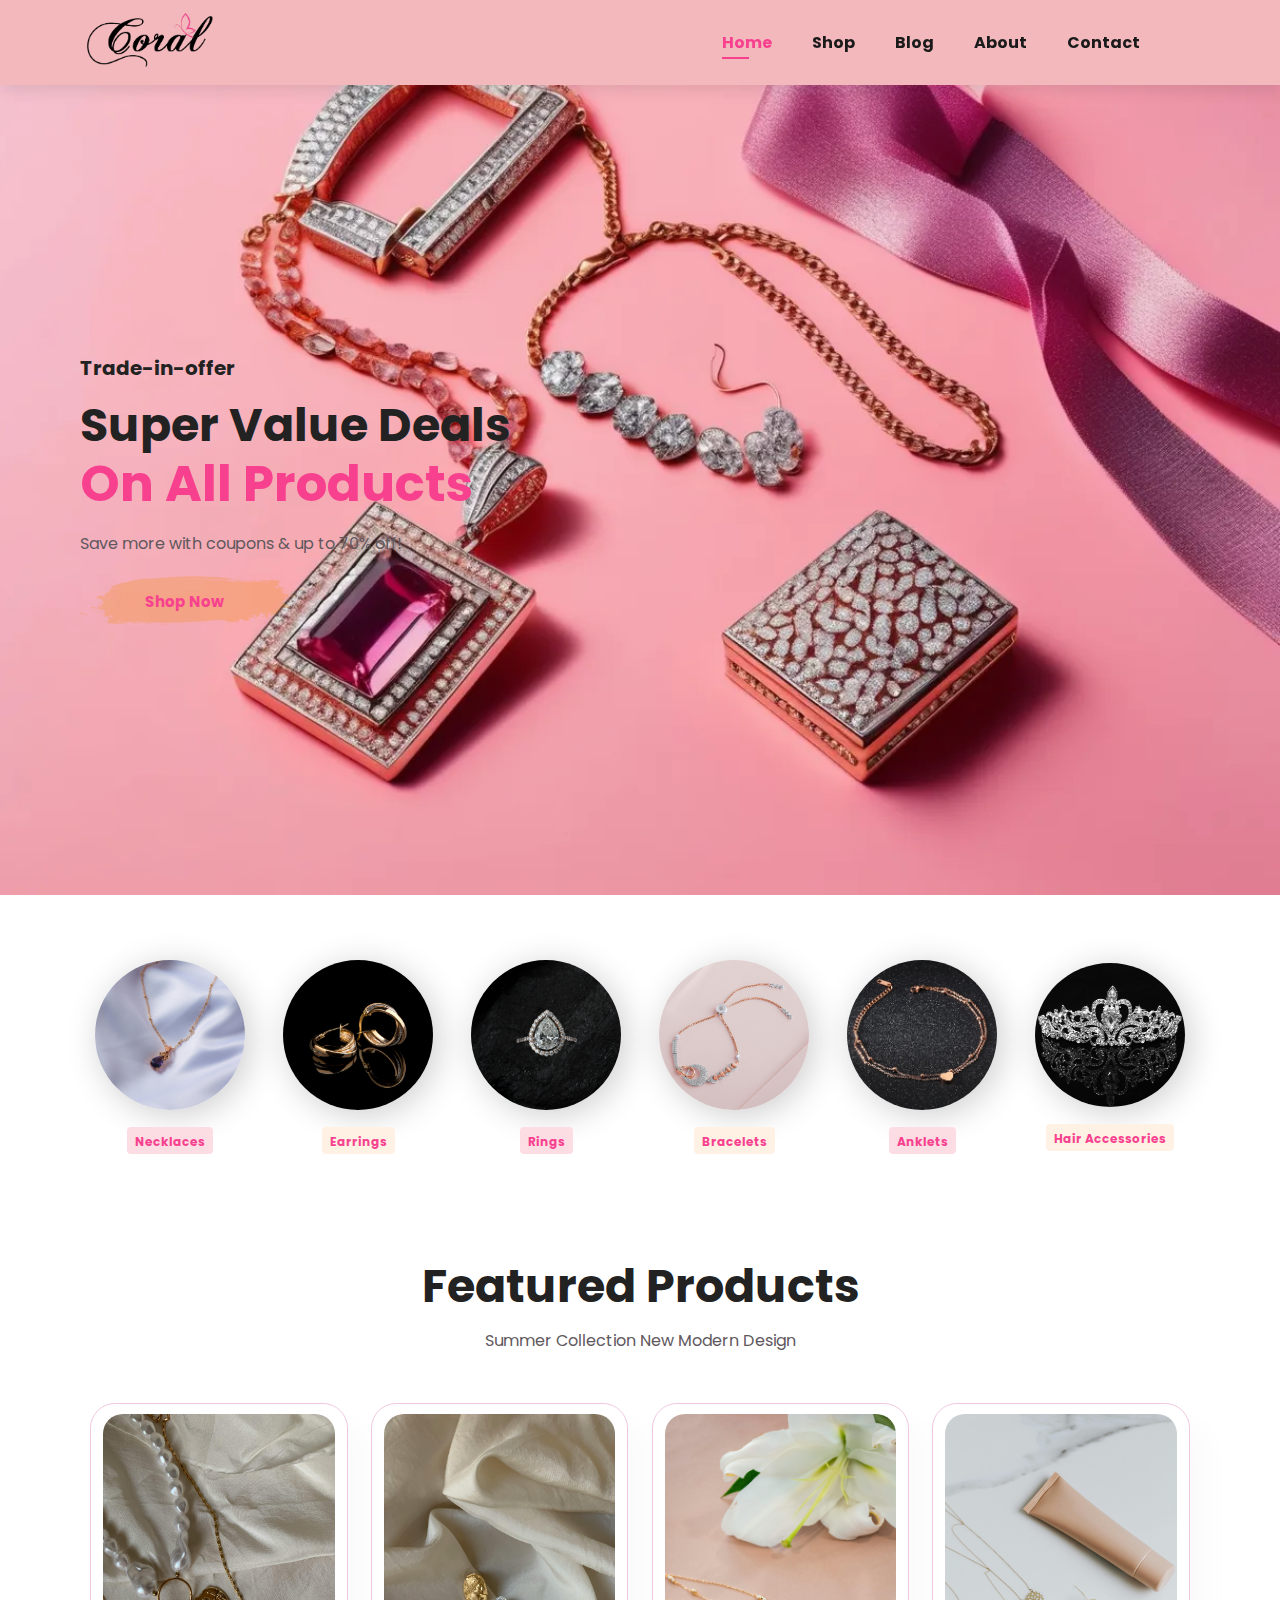
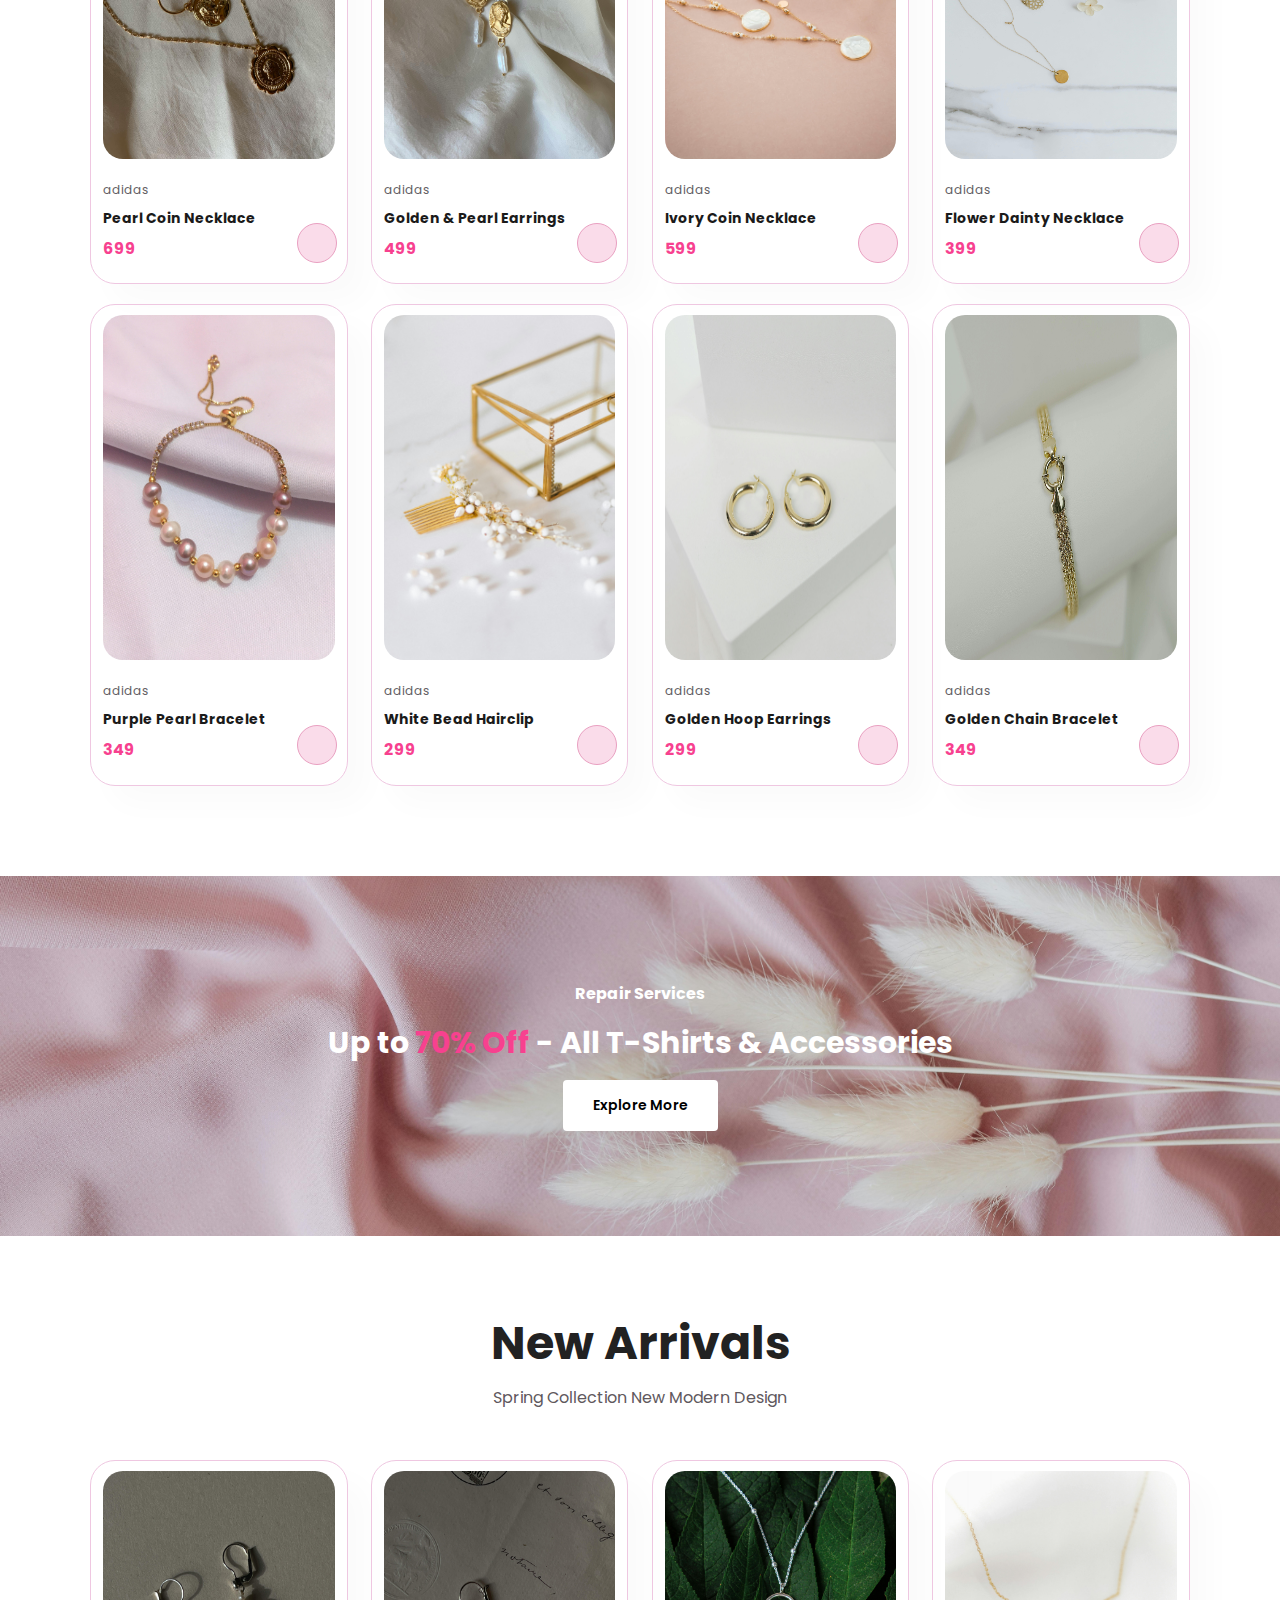
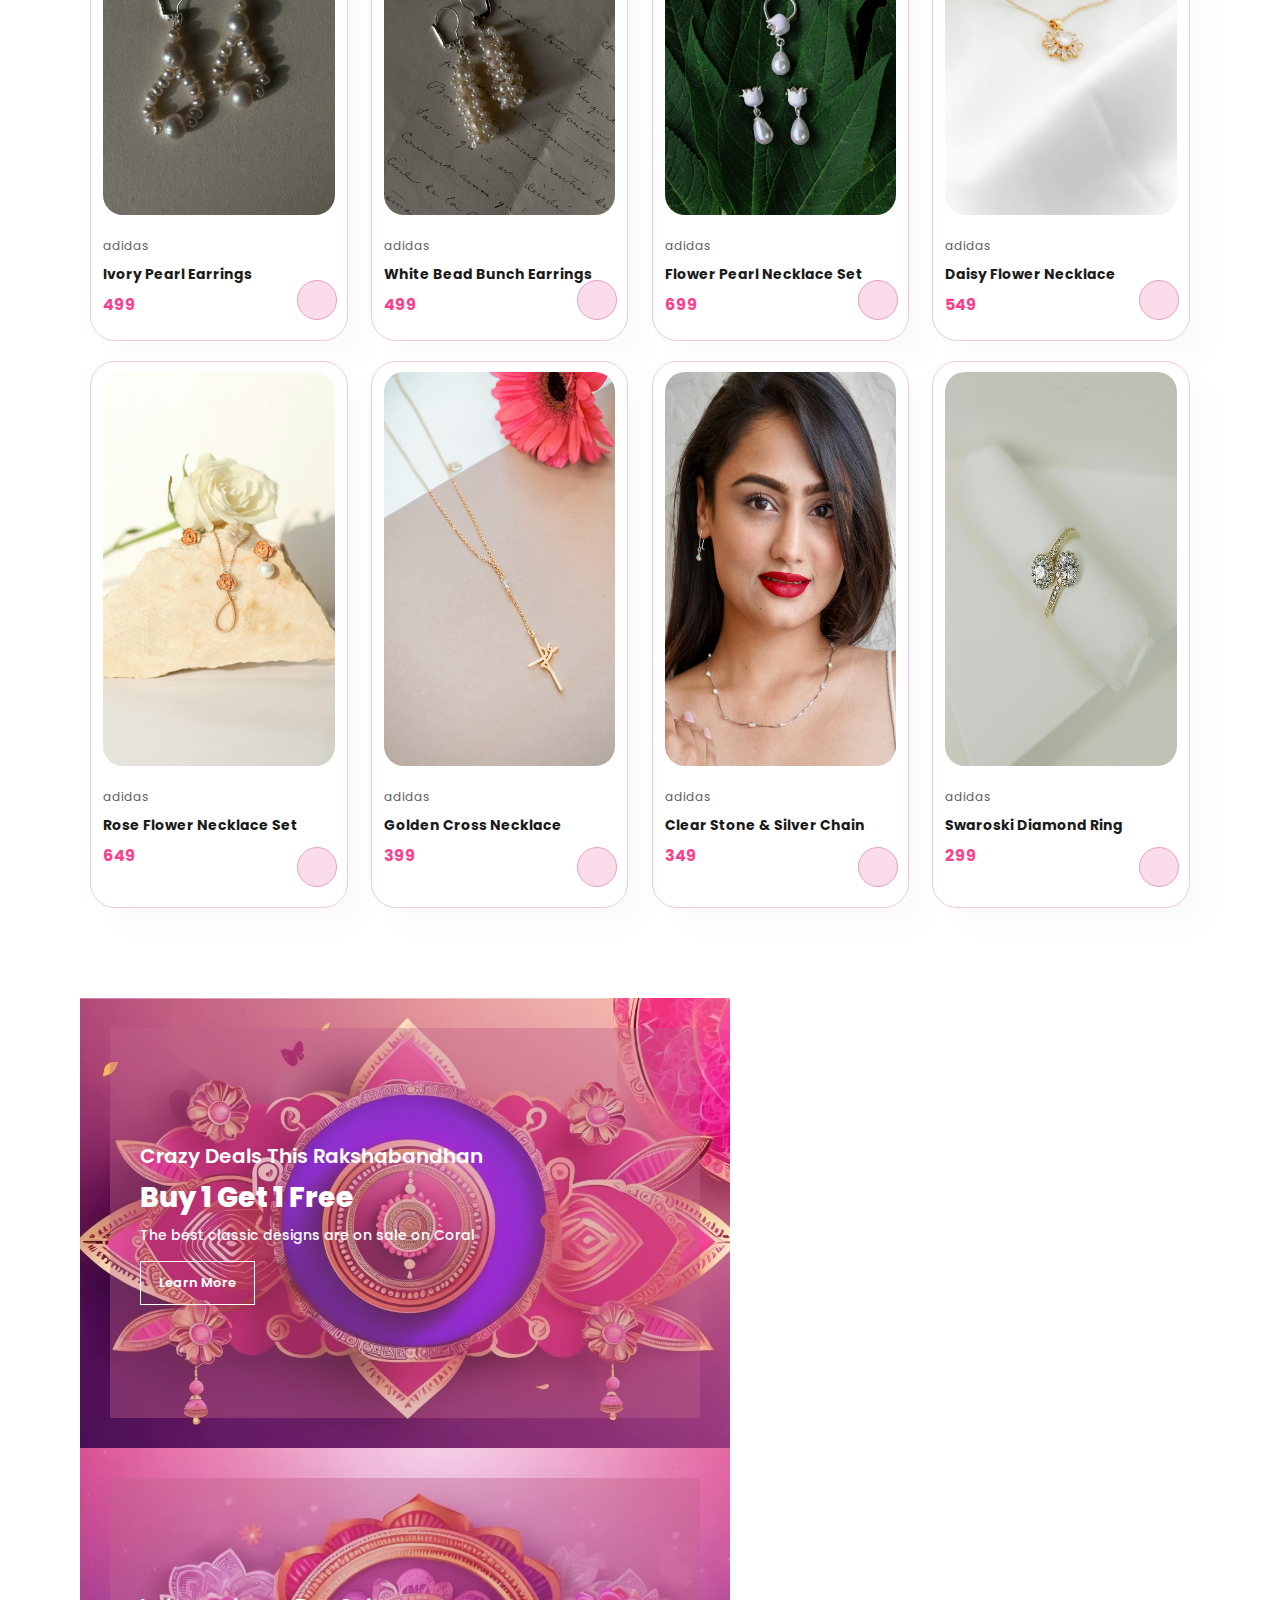
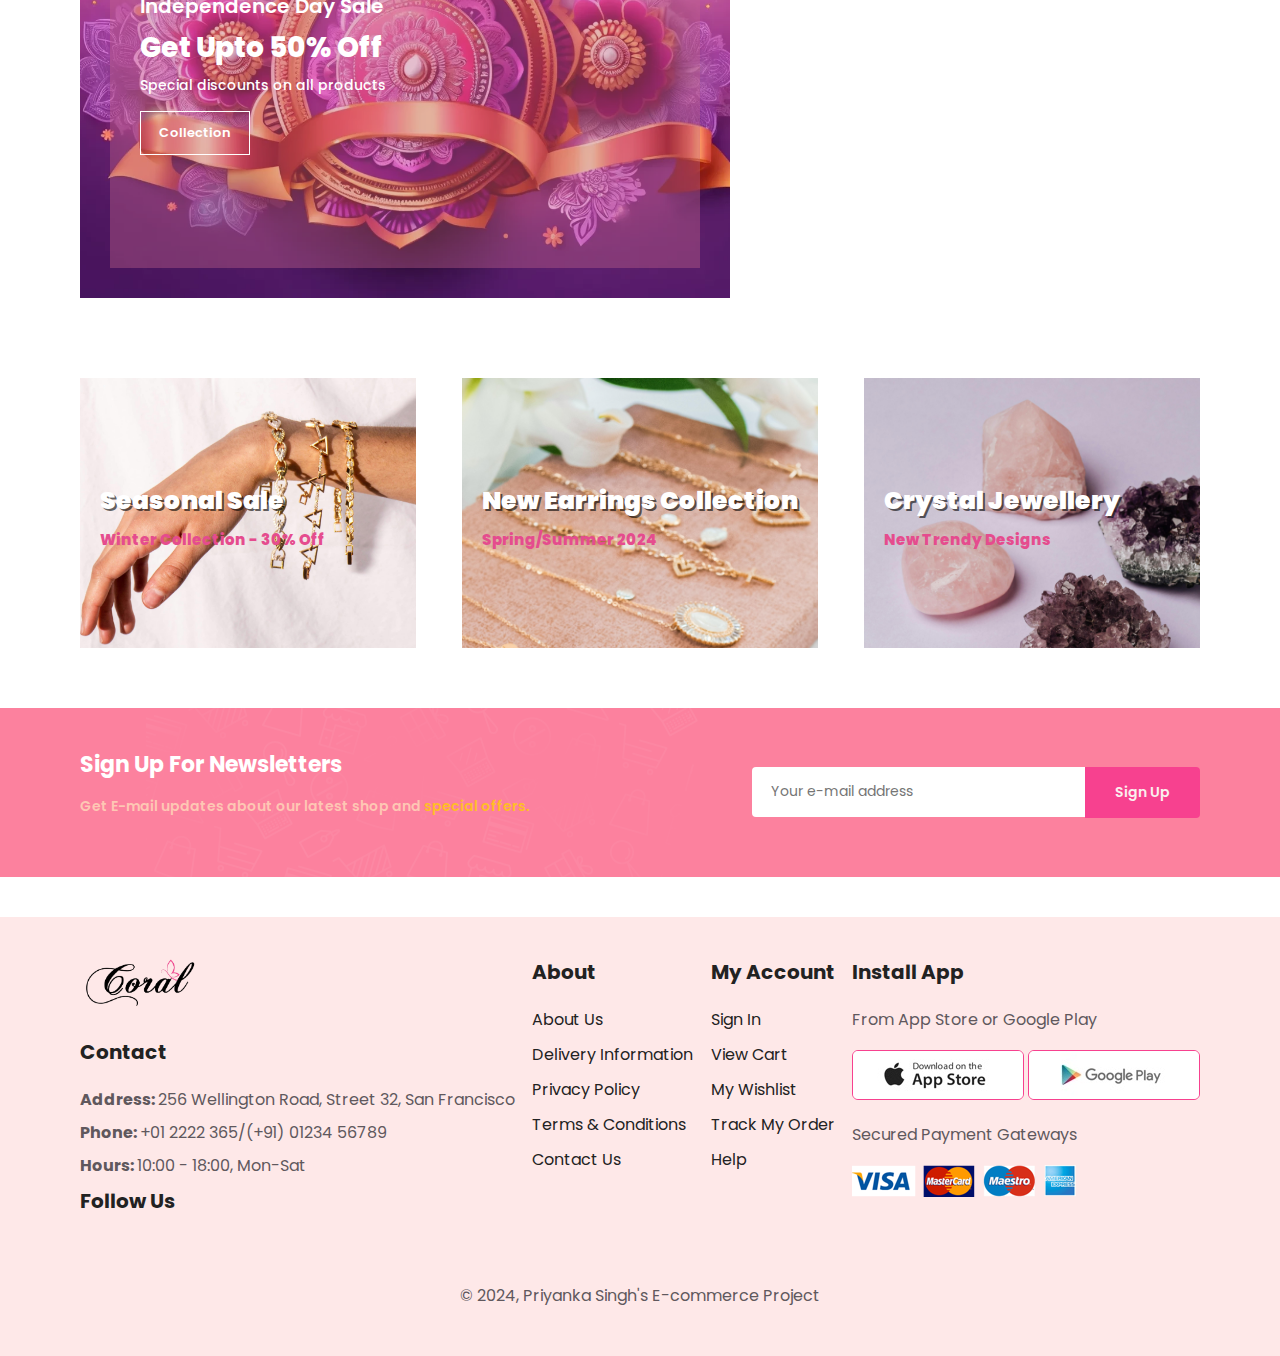
<file: index.html>
<!DOCTYPE html>
<html lang="en">
<head>
    <meta charset="UTF-8">
    <meta http-equiv="X-UA-Compatible" content="IE=edge">
    <meta name="viewport" content="width=device-width, initial-scale=1.0">
    <title>Coral</title>
    <link rel="stylesheet" href="https://cdnjs.cloudflare.com/ajax/libs/font-awesome/6.6.0/css/all.min.css" integrity="sha512-Kc323vGBEqzTmouAECnVceyQqyqdsSiqLQISBL29aUW4U/M7pSPA/gEUZQqv1cwx4OnYxTxve5UMg5GT6L4JJg==" crossorigin="anonymous" referrerpolicy="no-referrer" />
    <link rel="stylesheet" href="style.css">
</head>
<body>
    <section id="header">
        <a href="index.html"><img src="assets/logo.png" class="logo" alt="Coral"></a>
        <div>
            <ul id="navbar">
                <li><a class="active" href="index.html">Home</a></li>
                <li><a href="shop.html">Shop</a></li>
                <li><a href="blog.html">Blog</a></li>
                <li><a href="about.html">About</a></li>
                <li><a href="contact.html">Contact</a></li>
                <li id="lg-bag"><a href="cart.html"><i class="fa-solid fa-bag-shopping"></i></a></li>
                <a href="#" id="close"><i class="fa-solid fa-xmark"></i></a>
            </ul>
        </div>
        <div id="mobile">
            <a href="cart.html"><i class="fa-solid fa-bag-shopping"></i></a>
            <i id="bar" class="fa-solid fa-bars"></i>
        </div>
    </section>
    <section id="hero">
        <h4>Trade-in-offer</h4>
        <h2>Super Value Deals</h2>
        <h1>On All Products</h1>
        <p>Save more with coupons <br id="linebreak"/> & up to 70% off!</p>
        <button>Shop Now</button>
    </section>
    <section id="feature" class="section-p1">
        <div class="fe-box">
            <img src="assets/features/f1.jpg" alt="Necklaces">
            <h6>Necklaces</h6>
        </div>
        <div class="fe-box">
            <img src="assets/features/f2.jpg" alt="Earrings">
            <h6>Earrings</h6>
        </div>
        <div class="fe-box">
            <img src="assets/features/f3.jpg" alt="Rings">
            <h6>Rings</h6>
        </div>
        <div class="fe-box">
            <img src="assets/features/f4.jpg" alt="Bracelets">
            <h6>Bracelets</h6>
        </div>
        <div class="fe-box">
            <img src="assets/features/f5.jpg" alt="Anklets">
            <h6>Anklets</h6>
        </div>
        <div class="fe-box">
            <img src="assets/features/f6.jpg" alt="Hair Accessories">
            <h6>Hair Accessories</h6>
        </div>
    </section>
    <section id="product1" class="section-p1">
        <h2>Featured Products</h2>
        <p>Summer Collection New Modern Design</p>
        <div class="pro-container">
            <div class="pro" onclick="window.location.href='sproduct.html';">
                <img src="assets/products/f1.jpg" alt="">
                <div class="des">
                    <span>adidas</span>
                    <h5>Pearl Coin Necklace</h5>
                    <div class="star">
                        <i class="fas fa-star"></i>
                        <i class="fas fa-star"></i>
                        <i class="fas fa-star"></i>
                        <i class="fas fa-star"></i>
                        <i class="fas fa-star"></i>
                    </div>
                    <h4><i class="fa-solid fa-indian-rupee-sign"></i>699</h4>
                </div>
                <a href="#"><i class="fa-solid fa-cart-plus"></i></a>
            </div>
            <div class="pro">
                <img src="assets/products/f2.jpg" alt="">
                <div class="des">
                    <span>adidas</span>
                    <h5>Golden & Pearl Earrings</h5>
                    <div class="star">
                        <i class="fas fa-star"></i>
                        <i class="fas fa-star"></i>
                        <i class="fas fa-star"></i>
                        <i class="fas fa-star"></i>
                        <i class="fas fa-star"></i>
                    </div>
                    <h4><i class="fa-solid fa-indian-rupee-sign"></i>499</h4>
                </div>
                <a href="#"><i class="fa-solid fa-cart-plus"></i></a>
            </div>
            <div class="pro">
                <img src="assets/products/f3.jpg" alt="">
                <div class="des">
                    <span>adidas</span>
                    <h5>Ivory Coin Necklace</h5>
                    <div class="star">
                        <i class="fas fa-star"></i>
                        <i class="fas fa-star"></i>
                        <i class="fas fa-star"></i>
                        <i class="fas fa-star"></i>
                        <i class="fas fa-star"></i>
                    </div>
                    <h4><i class="fa-solid fa-indian-rupee-sign"></i>599</h4>
                </div>
                <a href="#"><i class="fa-solid fa-cart-plus"></i></a>
            </div>
            <div class="pro">
                <img src="assets/products/f4.jpg" alt="">
                <div class="des">
                    <span>adidas</span>
                    <h5>Flower Dainty Necklace</h5>
                    <div class="star">
                        <i class="fas fa-star"></i>
                        <i class="fas fa-star"></i>
                        <i class="fas fa-star"></i>
                        <i class="fas fa-star"></i>
                        <i class="fas fa-star"></i>
                    </div>
                    <h4><i class="fa-solid fa-indian-rupee-sign"></i>399</h4>
                </div>
                <a href="#"><i class="fa-solid fa-cart-plus"></i></a>
            </div>
            <div class="pro">
                <img src="assets/products/f5.jpg" alt="">
                <div class="des">
                    <span>adidas</span>
                    <h5>Purple Pearl Bracelet</h5>
                    <div class="star">
                        <i class="fas fa-star"></i>
                        <i class="fas fa-star"></i>
                        <i class="fas fa-star"></i>
                        <i class="fas fa-star"></i>
                        <i class="fas fa-star"></i>
                    </div>
                    <h4><i class="fa-solid fa-indian-rupee-sign"></i>349</h4>
                </div>
                <a href="#"><i class="fa-solid fa-cart-plus"></i></a>
            </div>
            <div class="pro">
                <img src="assets/products/f6.jpg" alt="">
                <div class="des">
                    <span>adidas</span>
                    <h5>White Bead Hairclip</h5>
                    <div class="star">
                        <i class="fas fa-star"></i>
                        <i class="fas fa-star"></i>
                        <i class="fas fa-star"></i>
                        <i class="fas fa-star"></i>
                        <i class="fas fa-star"></i>
                    </div>
                    <h4><i class="fa-solid fa-indian-rupee-sign"></i>299</h4>
                </div>
                <a href="#"><i class="fa-solid fa-cart-plus"></i></a>
            </div>
            <div class="pro">
                <img src="assets/products/f7.jpg" alt="">
                <div class="des">
                    <span>adidas</span>
                    <h5>Golden Hoop Earrings</h5>
                    <div class="star">
                        <i class="fas fa-star"></i>
                        <i class="fas fa-star"></i>
                        <i class="fas fa-star"></i>
                        <i class="fas fa-star"></i>
                        <i class="fas fa-star"></i>
                    </div>
                    <h4><i class="fa-solid fa-indian-rupee-sign"></i>299</h4>
                </div>
                <a href="#"><i class="fa-solid fa-cart-plus"></i></a>
            </div>
            <div class="pro">
                <img src="assets/products/f8.jpg" alt="">
                <div class="des">
                    <span>adidas</span>
                    <h5>Golden Chain Bracelet</h5>
                    <div class="star">
                        <i class="fas fa-star"></i>
                        <i class="fas fa-star"></i>
                        <i class="fas fa-star"></i>
                        <i class="fas fa-star"></i>
                        <i class="fas fa-star"></i>
                    </div>
                    <h4><i class="fa-solid fa-indian-rupee-sign"></i>349</h4>
                </div>
                <a href="#"><i class="fa-solid fa-cart-plus"></i></a>
            </div> 
        </div>
    </section>
    <section id="banner" class="section-m1">
        <h4>Repair Services</h4>
        <h2>Up to <span>70% Off</span> -  All <br id="linebreak"/> T-Shirts & Accessories</h2>
        <button class="normal">Explore More</button>
    </section>
    <section id="product1" class="section-p1">
        <h2>New Arrivals</h2>
        <p>Spring Collection New Modern Design</p>
        <div class="pro-container">
            <div class="pro">
                <img src="assets/products/n1.jpg" alt="">
                <div class="des">
                    <span>adidas</span>
                    <h5>Ivory Pearl Earrings</h5>
                    <div class="star">
                        <i class="fas fa-star"></i>
                        <i class="fas fa-star"></i>
                        <i class="fas fa-star"></i>
                        <i class="fas fa-star"></i>
                        <i class="fas fa-star"></i>
                    </div>
                    <h4><i class="fa-solid fa-indian-rupee-sign"></i>499</h4>
                </div>
                <a href="#"><i class="fa-solid fa-cart-plus"></i></a>
            </div>
            <div class="pro">
                <img src="assets/products/n2.jpg" alt="">
                <div class="des">
                    <span>adidas</span>
                    <h5>White Bead Bunch Earrings</h5>
                    <div class="star">
                        <i class="fas fa-star"></i>
                        <i class="fas fa-star"></i>
                        <i class="fas fa-star"></i>
                        <i class="fas fa-star"></i>
                        <i class="fas fa-star"></i>
                    </div>
                    <h4><i class="fa-solid fa-indian-rupee-sign"></i>499</h4>
                </div>
                <a href="#"><i class="fa-solid fa-cart-plus"></i></a>
            </div>
            <div class="pro">
                <img src="assets/products/n3.jpg" alt="">
                <div class="des">
                    <span>adidas</span>
                    <h5>Flower Pearl Necklace Set</h5>
                    <div class="star">
                        <i class="fas fa-star"></i>
                        <i class="fas fa-star"></i>
                        <i class="fas fa-star"></i>
                        <i class="fas fa-star"></i>
                        <i class="fas fa-star"></i>
                    </div>
                    <h4><i class="fa-solid fa-indian-rupee-sign"></i>699</h4>
                </div>
                <a href="#"><i class="fa-solid fa-cart-plus"></i></a>
            </div>
            <div class="pro">
                <img src="assets/products/n4.jpg" alt="">
                <div class="des">
                    <span>adidas</span>
                    <h5>Daisy Flower Necklace</h5>
                    <div class="star">
                        <i class="fas fa-star"></i>
                        <i class="fas fa-star"></i>
                        <i class="fas fa-star"></i>
                        <i class="fas fa-star"></i>
                        <i class="fas fa-star"></i>
                    </div>
                    <h4><i class="fa-solid fa-indian-rupee-sign"></i>549</h4>
                </div>
                <a href="#"><i class="fa-solid fa-cart-plus"></i></a>
            </div>
            <div class="pro">
                <img src="assets/products/n5.jpg" alt="">
                <div class="des">
                    <span>adidas</span>
                    <h5>Rose Flower Necklace Set</h5>
                    <div class="star">
                        <i class="fas fa-star"></i>
                        <i class="fas fa-star"></i>
                        <i class="fas fa-star"></i>
                        <i class="fas fa-star"></i>
                        <i class="fas fa-star"></i>
                    </div>
                    <h4><i class="fa-solid fa-indian-rupee-sign"></i>649</h4>
                </div>
                <a href="#"><i class="fa-solid fa-cart-plus"></i></a>
            </div>
            <div class="pro">
                <img src="assets/products/n6.jpg" alt="">
                <div class="des">
                    <span>adidas</span>
                    <h5>Golden Cross Necklace</h5>
                    <div class="star">
                        <i class="fas fa-star"></i>
                        <i class="fas fa-star"></i>
                        <i class="fas fa-star"></i>
                        <i class="fas fa-star"></i>
                        <i class="fas fa-star"></i>
                    </div>
                    <h4><i class="fa-solid fa-indian-rupee-sign"></i>399</h4>
                </div>
                <a href="#"><i class="fa-solid fa-cart-plus"></i></a>
            </div>
            <div class="pro">
                <img src="assets/products/n7.jpg" alt="">
                <div class="des">
                    <span>adidas</span>
                    <h5>Clear Stone & Silver Chain</h5>
                    <div class="star">
                        <i class="fas fa-star"></i>
                        <i class="fas fa-star"></i>
                        <i class="fas fa-star"></i>
                        <i class="fas fa-star"></i>
                        <i class="fas fa-star"></i>
                    </div>
                    <h4><i class="fa-solid fa-indian-rupee-sign"></i>349</h4>
                </div>
                <a href="#"><i class="fa-solid fa-cart-plus"></i></a>
            </div>
            <div class="pro">
                <img src="assets/products/n8.jpg" alt="">
                <div class="des">
                    <span>adidas</span>
                    <h5>Swaroski Diamond Ring</h5>
                    <div class="star">
                        <i class="fas fa-star"></i>
                        <i class="fas fa-star"></i>
                        <i class="fas fa-star"></i>
                        <i class="fas fa-star"></i>
                        <i class="fas fa-star"></i>
                    </div>
                    <h4><i class="fa-solid fa-indian-rupee-sign"></i>299</h4>
                </div>
                <a href="#"><i class="fa-solid fa-cart-plus"></i></a>
            </div> 
        </div>
    </section>
    <section id="sm-banner" class="section-p1">
        <div class="banner-box">
            <div class="transbox">
                <h4>Crazy Deals This Rakshabandhan</h4>
                <h2>Buy 1 Get 1 Free</h2>
                <span>The best classic designs are on sale on Coral</span>
                <button class="white">Learn More</button>
            </div>
        </div>
        <div class="banner-box banner-box2">
            <div class="transbox">
                <h4>Independence Day Sale</h4>
                <h2>Get Upto 50% Off</h2>
                <span>Special discounts on all products</span>
                <button class="white">Collection</button>
            </div>
        </div>
    </section>
    <section id="banner3" class="section-p1 section-m1">
        <div class="banner-box">
            <h2>Seasonal Sale</h2>
            <h3>Winter Collection - 30% Off</h3>
        </div>
        <div class="banner-box banner-box2">
            <h2>New Earrings Collection</h2>
            <h3>Spring/Summer 2024</h3>
        </div>
        <div class="banner-box banner-box3">
            <h2>Crystal Jewellery</h2>
            <h3>New Trendy Designs</h3>
        </div>
    </section>
    <section id="newsletter" class="section-p1 section-m1">
        <div class="newstext">
            <h4>Sign Up For Newsletters</h4>
            <p>Get E-mail updates about our latest shop and <span>special offers.</span></p>
        </div>
        <div class="form">
            <input type="text" placeholder="Your e-mail address">
            <button class="normal">Sign Up</button>
        </div>
    </section>
    <footer class="section-p1">
        <div class="col">
            <img src="assets/logo.png" alt="Cara" class="logo">
            <h4>Contact</h4>
            <p><strong>Address: </strong>256 Wellington Road, Street 32, San Francisco</p>
            <p><strong>Phone: </strong>+01 2222 365/(+91) 01234 56789</p>
            <p><strong>Hours: </strong>10:00 - 18:00, Mon-Sat</p>
            <div class="follow">
                <h4>Follow Us</h4>
                <div class="icon">
                    <i class="fa-brands fa-facebook-f"></i>
                    <i class="fa-brands fa-twitter"></i>
                    <i class="fa-brands fa-instagram"></i>
                    <i class="fa-brands fa-pinterest-p"></i>
                    <i class="fa-brands fa-youtube"></i>
                </div>
            </div>
        </div>
        <div class="col">
            <h4>About</h4>
            <a href="#">About Us</a>
            <a href="#">Delivery Information</a>
            <a href="#">Privacy Policy</a>
            <a href="#">Terms & Conditions</a>
            <a href="#">Contact Us</a>
        </div>
        <div class="col">
            <h4>My Account</h4>
            <a href="#">Sign In</a>
            <a href="#">View Cart</a>
            <a href="#">My Wishlist</a>
            <a href="#">Track My Order</a>
            <a href="#">Help</a>
        </div>
        <div class="col install">
            <h4>Install App</h4>
            <p>From App Store or Google Play</p>
            <div class="row">
                <img src="assets/pay/app.jpg" alt="">
                <img src="assets/pay/play.jpg" alt="">
            </div>
            <p>Secured Payment Gateways</p>
            <img src="assets/pay/pay.png" alt="">
        </div>
        <div class="copyright">
            <p>&copy; 2024, Priyanka Singh's E-commerce Project</p>
        </div>
    </footer>
    <script src="script.js"></script>
</body>
</html>
</file>
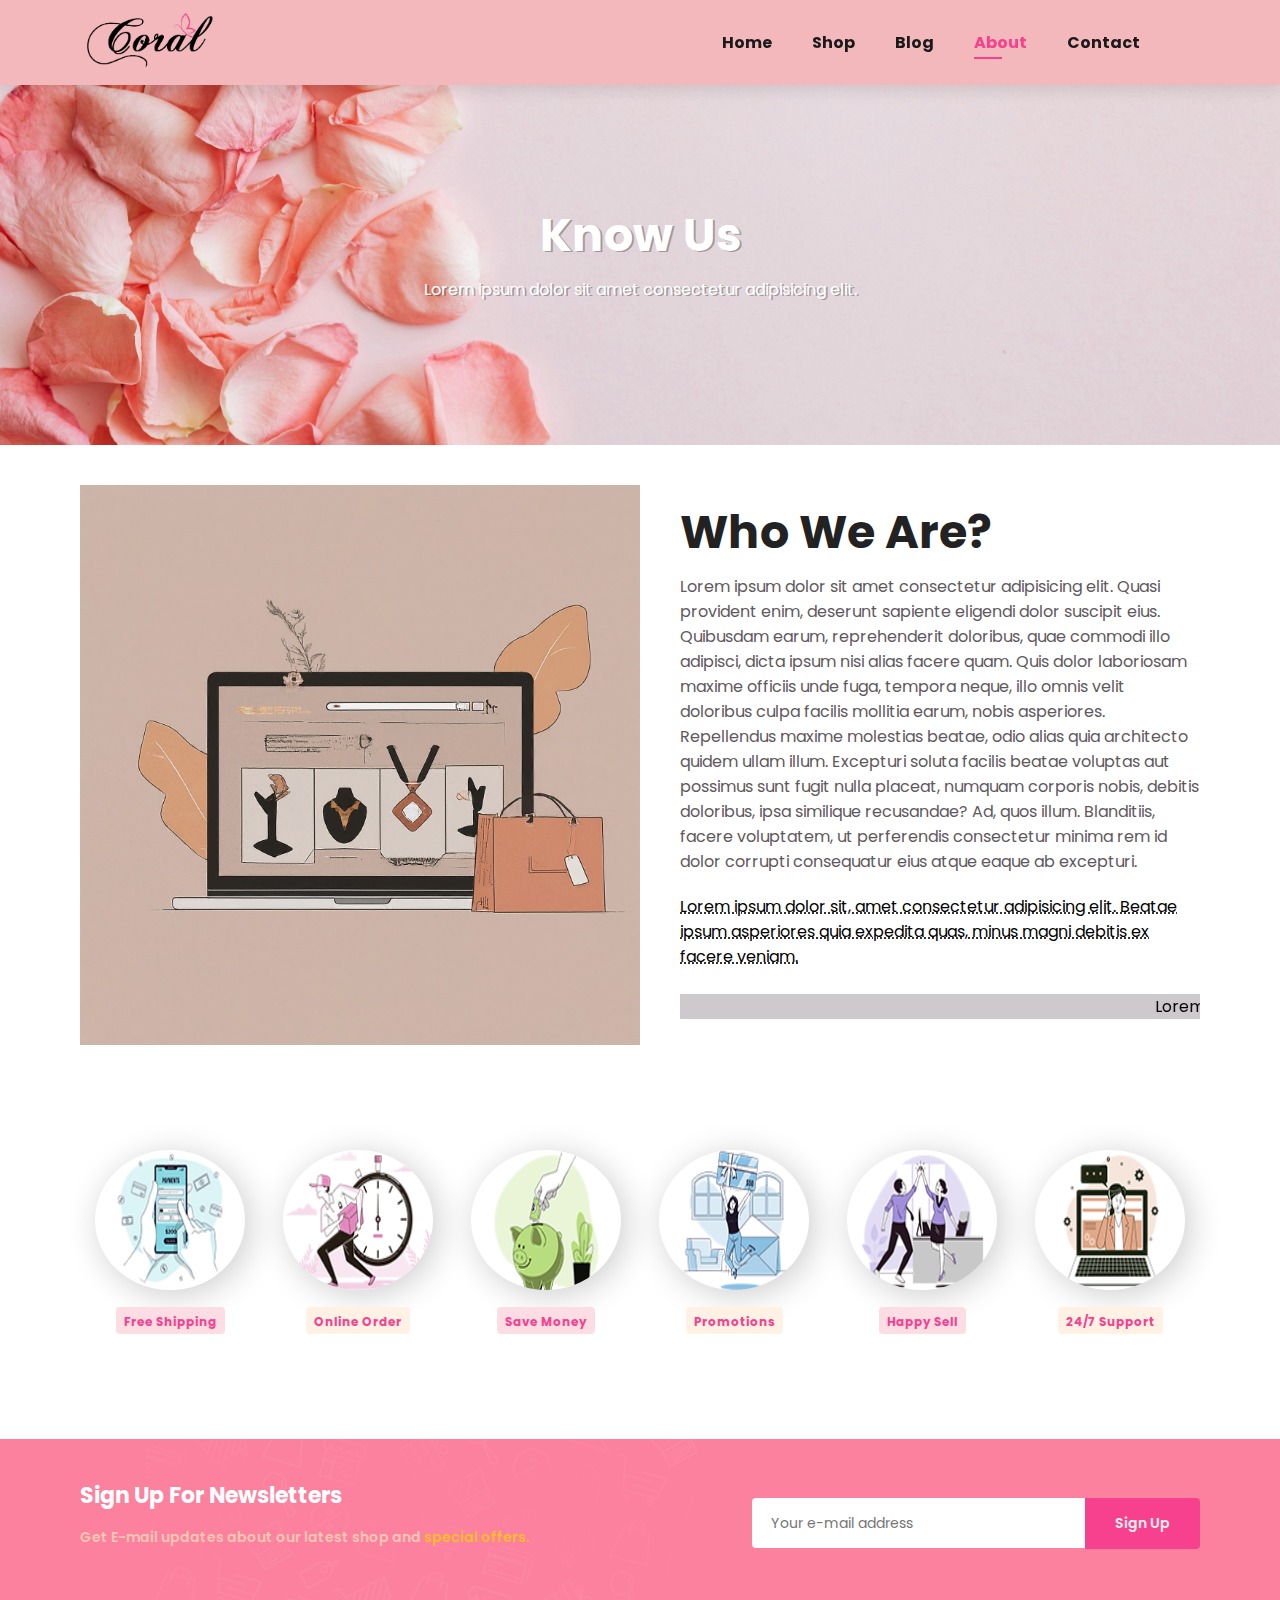
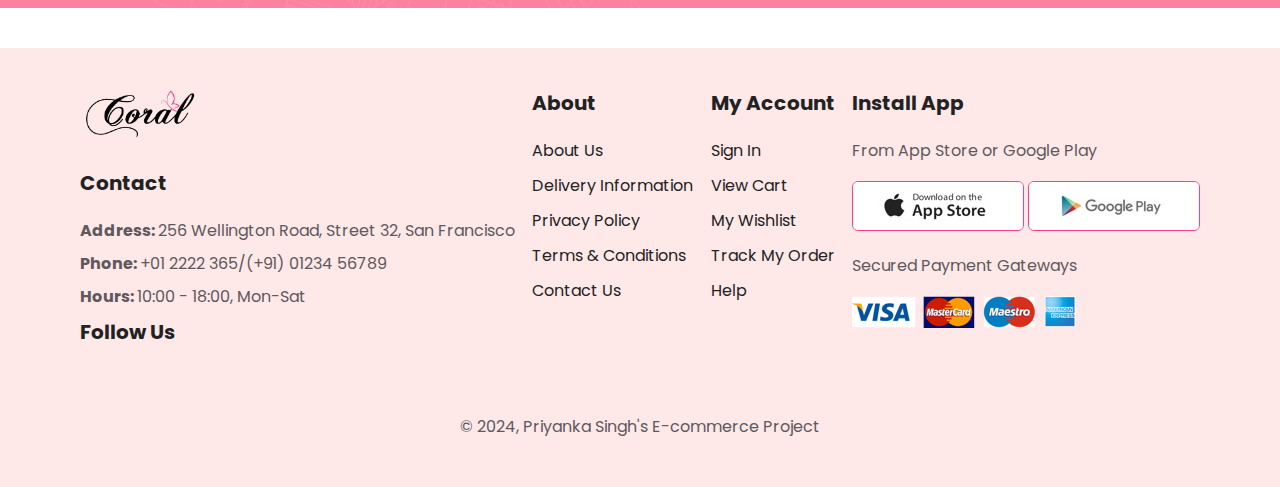
<file: about.html>
<!DOCTYPE html>
<html lang="en">
<head>
    <meta charset="UTF-8">
    <meta http-equiv="X-UA-Compatible" content="IE=edge">
    <meta name="viewport" content="width=device-width, initial-scale=1.0">
    <title>Coral</title>
    <link rel="stylesheet" href="https://cdnjs.cloudflare.com/ajax/libs/font-awesome/6.6.0/css/all.min.css" integrity="sha512-Kc323vGBEqzTmouAECnVceyQqyqdsSiqLQISBL29aUW4U/M7pSPA/gEUZQqv1cwx4OnYxTxve5UMg5GT6L4JJg==" crossorigin="anonymous" referrerpolicy="no-referrer" />
    <link rel="stylesheet" href="style.css">
</head>
<body>
    <section id="header">
        <a href="index.html"><img src="assets/logo.png" class="logo" alt="Coral"></a>
        <div>
            <ul id="navbar">
                <li><a href="index.html">Home</a></li>
                <li><a href="shop.html">Shop</a></li>
                <li><a href="blog.html">Blog</a></li>
                <li><a class="active" href="about.html">About</a></li>
                <li><a href="contact.html">Contact</a></li>
                <li id="lg-bag"><a href="cart.html"><i class="fa-solid fa-bag-shopping"></i></a></li>
                <a href="#" id="close"><i class="fa-solid fa-xmark"></i></a>
            </ul>
        </div>
        <div id="mobile">
            <a href="cart.html"><i class="fa-solid fa-bag-shopping"></i></a>
            <i id="bar" class="fa-solid fa-bars"></i>
        </div>
    </section>
    <section id="page-header" class="about-header">
        <h2>Know Us</h2>
        <p>Lorem ipsum dolor sit amet <br id="linebreak"/> consectetur adipisicing elit.</p>
    </section>
    <section id="about-head" class="section-p1">
        <img src="assets/about/a1.jpeg" alt="">
        <div>
            <h2>Who We Are?</h2>
            <p>Lorem ipsum dolor sit amet consectetur adipisicing elit. Quasi provident enim, deserunt sapiente eligendi dolor suscipit eius. Quibusdam earum, reprehenderit doloribus, quae commodi illo adipisci, dicta ipsum nisi alias facere quam. Quis dolor laboriosam maxime officiis unde fuga, tempora neque, illo omnis velit doloribus culpa facilis mollitia earum, nobis asperiores. Repellendus maxime molestias beatae, odio alias quia architecto quidem ullam illum. Excepturi soluta facilis beatae voluptas aut possimus sunt fugit nulla placeat, numquam corporis nobis, debitis doloribus, ipsa similique recusandae? Ad, quos illum. Blanditiis, facere voluptatem, ut perferendis consectetur minima rem id dolor corrupti consequatur eius atque eaque ab excepturi.</p>
            <abbr title="">Lorem ipsum dolor sit, amet consectetur adipisicing elit. Beatae ipsum asperiores quia expedita quas, minus magni debitis ex facere veniam.</abbr>
            <br/>
            <br/>
            <marquee bgcolor="#cec9cd" loop="-1" width="100%" scrollamount="5">Lorem ipsum dolor sit amet consectetur adipisicing elit. Deleniti consectetur nobis quasi hic et eius!</marquee>
        </div>
    </section>
    <section id="feature" class="section-p1 about-fe">
        <div class="fe-box">
            <img src="assets/features/f11.png" alt="Free Shipping">
            <h6>Free Shipping</h6>
        </div>
        <div class="fe-box">
            <img src="assets/features/f12.png" alt="Online Order">
            <h6>Online Order</h6>
        </div>
        <div class="fe-box">
            <img src="assets/features/f13.png" alt="Save Money">
            <h6>Save Money</h6>
        </div>
        <div class="fe-box">
            <img src="assets/features/f14.png" alt="Promotions">
            <h6>Promotions</h6>
        </div>
        <div class="fe-box">
            <img src="assets/features/f15.png" alt="Happy Sell">
            <h6>Happy Sell</h6>
        </div>
        <div class="fe-box">
            <img src="assets/features/f16.png" alt="24/7 Support">
            <h6>24/7 Support</h6>
        </div>
    </section>
    <section id="newsletter" class="section-p1 section-m1">
        <div class="newstext">
            <h4>Sign Up For Newsletters</h4>
            <p>Get E-mail updates about our latest shop and <span>special offers.</span></p>
        </div>
        <div class="form">
            <input type="text" placeholder="Your e-mail address">
            <button class="normal">Sign Up</button>
        </div>
    </section>
    <footer class="section-p1">
        <div class="col">
            <img src="assets/logo.png" alt="Cara" class="logo">
            <h4>Contact</h4>
            <p><strong>Address: </strong>256 Wellington Road, Street 32, San Francisco</p>
            <p><strong>Phone: </strong>+01 2222 365/(+91) 01234 56789</p>
            <p><strong>Hours: </strong>10:00 - 18:00, Mon-Sat</p>
            <div class="follow">
                <h4>Follow Us</h4>
                <div class="icon">
                    <i class="fa-brands fa-facebook-f"></i>
                    <i class="fa-brands fa-twitter"></i>
                    <i class="fa-brands fa-instagram"></i>
                    <i class="fa-brands fa-pinterest-p"></i>
                    <i class="fa-brands fa-youtube"></i>
                </div>
            </div>
        </div>
        <div class="col">
            <h4>About</h4>
            <a href="#">About Us</a>
            <a href="#">Delivery Information</a>
            <a href="#">Privacy Policy</a>
            <a href="#">Terms & Conditions</a>
            <a href="#">Contact Us</a>
        </div>
        <div class="col">
            <h4>My Account</h4>
            <a href="#">Sign In</a>
            <a href="#">View Cart</a>
            <a href="#">My Wishlist</a>
            <a href="#">Track My Order</a>
            <a href="#">Help</a>
        </div>
        <div class="col install">
            <h4>Install App</h4>
            <p>From App Store or Google Play</p>
            <div class="row">
                <img src="assets/pay/app.jpg" alt="">
                <img src="assets/pay/play.jpg" alt="">
            </div>
            <p>Secured Payment Gateways</p>
            <img src="assets/pay/pay.png" alt="">
        </div>
        <div class="copyright">
            <p>&copy; 2024, Priyanka Singh's E-commerce Project</p>
        </div>
    </footer>
    <script src="script.js"></script>
</body>
</html>
</file>
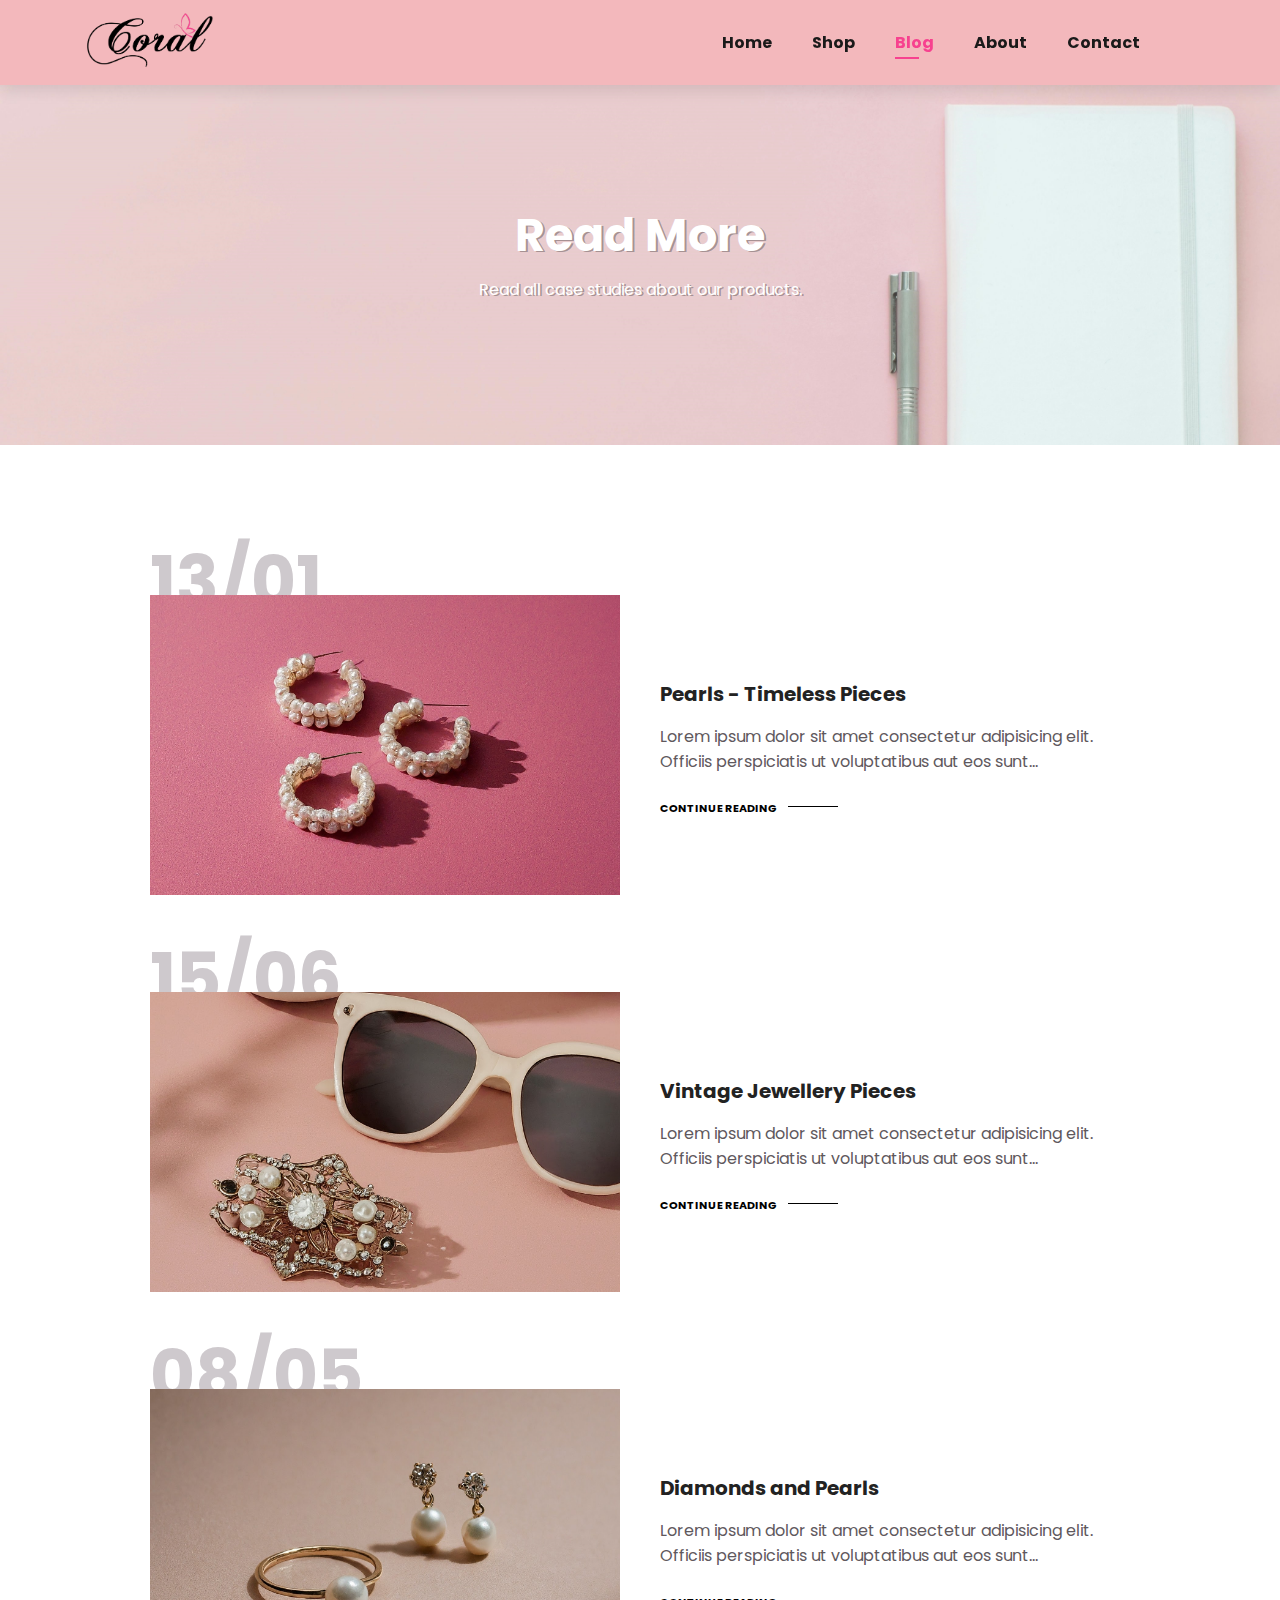
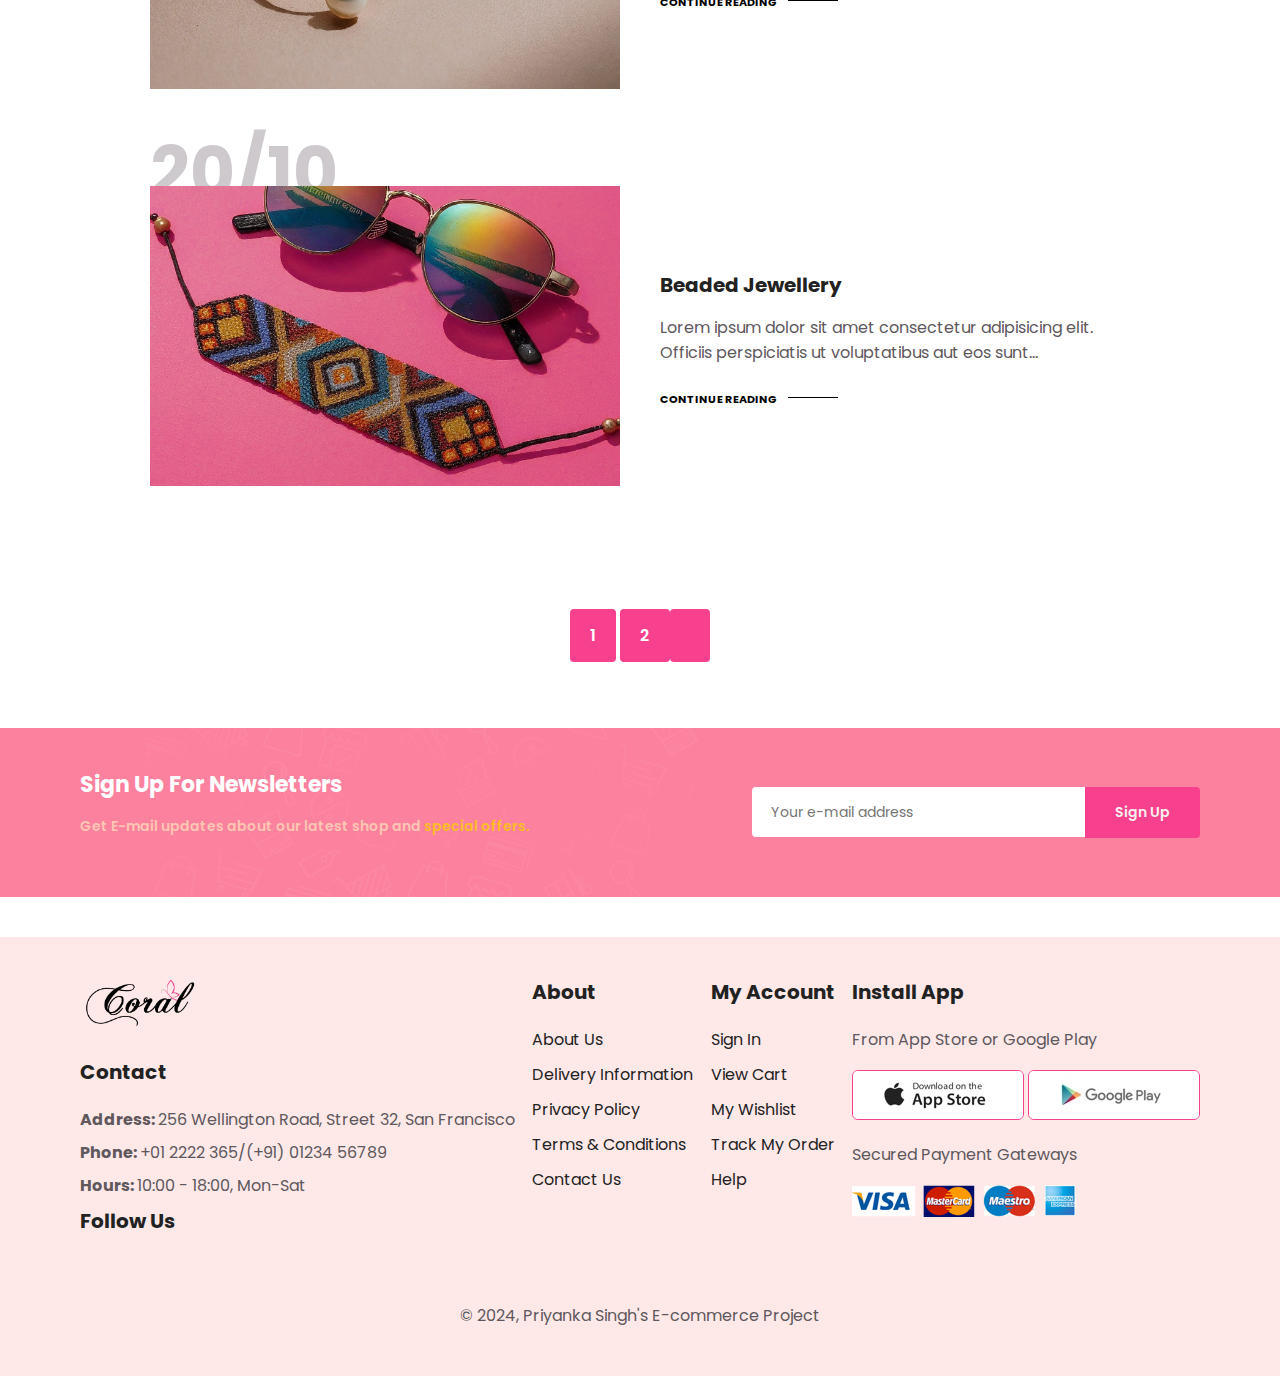
<file: blog.html>
<!DOCTYPE html>
<html lang="en">
<head>
    <meta charset="UTF-8">
    <meta http-equiv="X-UA-Compatible" content="IE=edge">
    <meta name="viewport" content="width=device-width, initial-scale=1.0">
    <title>Coral</title>
    <link rel="stylesheet" href="https://cdnjs.cloudflare.com/ajax/libs/font-awesome/6.6.0/css/all.min.css" integrity="sha512-Kc323vGBEqzTmouAECnVceyQqyqdsSiqLQISBL29aUW4U/M7pSPA/gEUZQqv1cwx4OnYxTxve5UMg5GT6L4JJg==" crossorigin="anonymous" referrerpolicy="no-referrer" />
    <link rel="stylesheet" href="style.css">
</head>
<body>
    <section id="header">
        <a href="index.html"><img src="assets/logo.png" class="logo" alt="Coral"></a>
        <div>
            <ul id="navbar">
                <li><a href="index.html">Home</a></li>
                <li><a href="shop.html">Shop</a></li>
                <li><a class="active" href="blog.html">Blog</a></li>
                <li><a href="about.html">About</a></li>
                <li><a href="contact.html">Contact</a></li>
                <li id="lg-bag"><a href="cart.html"><i class="fa-solid fa-bag-shopping"></i></a></li>
                <a href="#" id="close"><i class="fa-solid fa-xmark"></i></a>
            </ul>
        </div>
        <div id="mobile">
            <a href="cart.html"><i class="fa-solid fa-bag-shopping"></i></a>
            <i id="bar" class="fa-solid fa-bars"></i>
        </div>
    </section>
    <section id="page-header" class="blog-header">
        <h2>Read More</h2>
        <p>Read all case studies <br id="linebreak"/> about our products.</p>
    </section>
    <section id="blog">
        <div class="blog-box">
            <div class="blog-img">
                <img src="assets/blog/b1.jpeg" alt="">
            </div>
            <div class="blog-details">
                <h4>Pearls - Timeless Pieces</h4>
                <p>Lorem ipsum dolor sit amet consectetur adipisicing elit. Officiis perspiciatis ut voluptatibus aut eos sunt...</p>
                <a href="#">CONTINUE READING</a>  
            </div>
            <h1>13/01</h1>
        </div>
        <div class="blog-box">
            <div class="blog-img">
                <img src="assets/blog/b2.jpeg" alt="">
            </div>
            <div class="blog-details">
                <h4>Vintage Jewellery Pieces</h4>
                <p>Lorem ipsum dolor sit amet consectetur adipisicing elit. Officiis perspiciatis ut voluptatibus aut eos sunt...</p>
                <a href="#">CONTINUE READING</a>  
            </div>
            <h1>15/06</h1>
        </div>
        <div class="blog-box">
            <div class="blog-img">
                <img src="assets/blog/b3.jpeg" alt="">
            </div>
            <div class="blog-details">
                <h4>Diamonds and Pearls</h4>
                <p>Lorem ipsum dolor sit amet consectetur adipisicing elit. Officiis perspiciatis ut voluptatibus aut eos sunt...</p>
                <a href="#">CONTINUE READING</a>  
            </div>
            <h1>08/05</h1>
        </div>
        <div class="blog-box">
            <div class="blog-img">
                <img src="assets/blog/b4.jpeg" alt="">
            </div>
            <div class="blog-details">
                <h4>Beaded Jewellery</h4>
                <p>Lorem ipsum dolor sit amet consectetur adipisicing elit. Officiis perspiciatis ut voluptatibus aut eos sunt...</p>
                <a href="#">CONTINUE READING</a>  
            </div>
            <h1>20/10</h1>
        </div>
    </section>
    <section id="pagination" class="section-p1">
        <a href="#">1</a>
        <a href="#">2</a>
        <a href="#"><i class="fa-solid fa-arrow-right"></i></a>
    </section>
    <section id="newsletter" class="section-p1 section-m1">
        <div class="newstext">
            <h4>Sign Up For Newsletters</h4>
            <p>Get E-mail updates about our latest shop and <span>special offers.</span></p>
        </div>
        <div class="form">
            <input type="text" placeholder="Your e-mail address">
            <button class="normal">Sign Up</button>
        </div>
    </section>
    <footer class="section-p1">
        <div class="col">
            <img src="assets/logo.png" alt="Cara" class="logo">
            <h4>Contact</h4>
            <p><strong>Address: </strong>256 Wellington Road, Street 32, San Francisco</p>
            <p><strong>Phone: </strong>+01 2222 365/(+91) 01234 56789</p>
            <p><strong>Hours: </strong>10:00 - 18:00, Mon-Sat</p>
            <div class="follow">
                <h4>Follow Us</h4>
                <div class="icon">
                    <i class="fa-brands fa-facebook-f"></i>
                    <i class="fa-brands fa-twitter"></i>
                    <i class="fa-brands fa-instagram"></i>
                    <i class="fa-brands fa-pinterest-p"></i>
                    <i class="fa-brands fa-youtube"></i>
                </div>
            </div>
        </div>
        <div class="col">
            <h4>About</h4>
            <a href="#">About Us</a>
            <a href="#">Delivery Information</a>
            <a href="#">Privacy Policy</a>
            <a href="#">Terms & Conditions</a>
            <a href="#">Contact Us</a>
        </div>
        <div class="col">
            <h4>My Account</h4>
            <a href="#">Sign In</a>
            <a href="#">View Cart</a>
            <a href="#">My Wishlist</a>
            <a href="#">Track My Order</a>
            <a href="#">Help</a>
        </div>
        <div class="col install">
            <h4>Install App</h4>
            <p>From App Store or Google Play</p>
            <div class="row">
                <img src="assets/pay/app.jpg" alt="">
                <img src="assets/pay/play.jpg" alt="">
            </div>
            <p>Secured Payment Gateways</p>
            <img src="assets/pay/pay.png" alt="">
        </div>
        <div class="copyright">
            <p>&copy; 2024, Priyanka Singh's E-commerce Project</p>
        </div>
    </footer>
    <script src="script.js"></script>
</body>
</html>
</file>
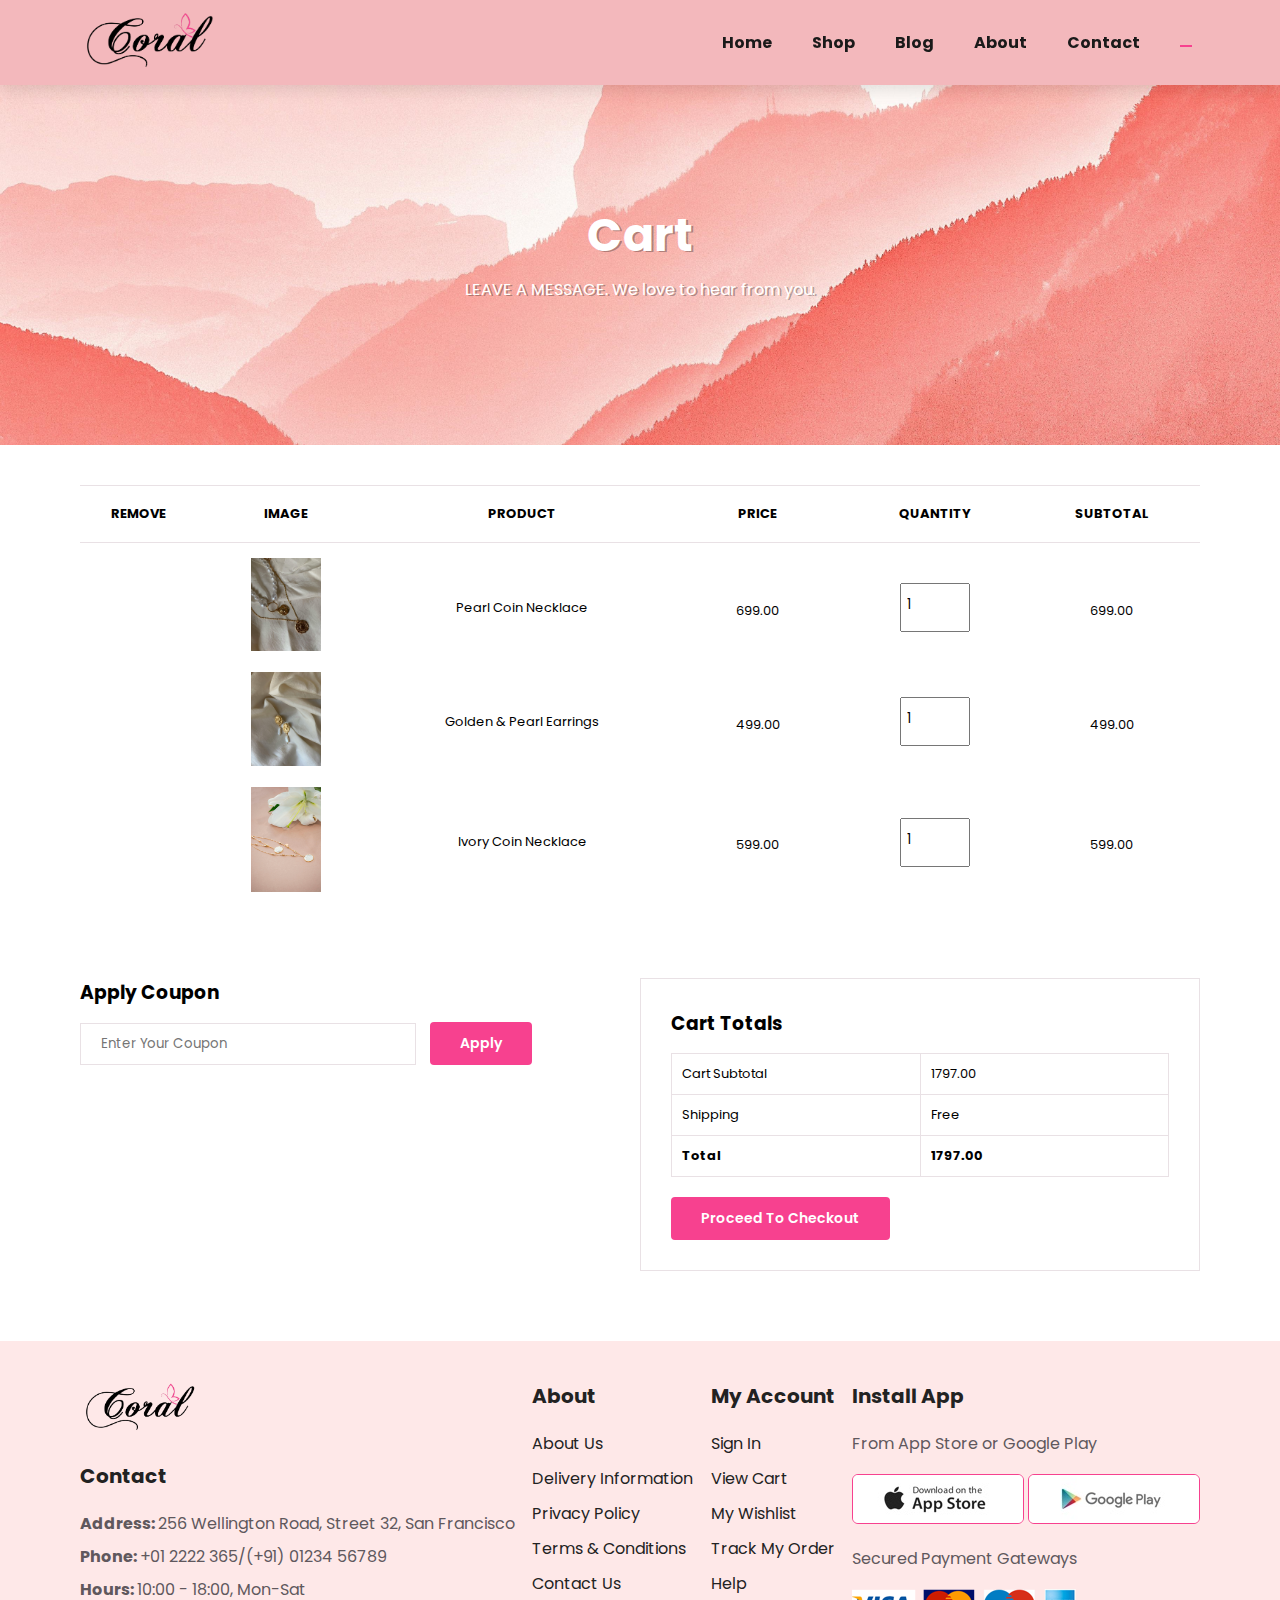
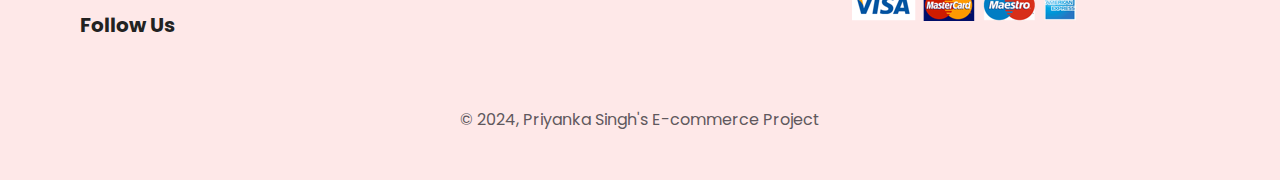
<file: cart.html>
<!DOCTYPE html>
<html lang="en">
<head>
    <meta charset="UTF-8">
    <meta http-equiv="X-UA-Compatible" content="IE=edge">
    <meta name="viewport" content="width=device-width, initial-scale=1.0">
    <title>Coral</title>
    <link rel="stylesheet" href="https://cdnjs.cloudflare.com/ajax/libs/font-awesome/6.6.0/css/all.min.css" integrity="sha512-Kc323vGBEqzTmouAECnVceyQqyqdsSiqLQISBL29aUW4U/M7pSPA/gEUZQqv1cwx4OnYxTxve5UMg5GT6L4JJg==" crossorigin="anonymous" referrerpolicy="no-referrer" />
    <link rel="stylesheet" href="style.css">
</head>
<body>
    <section id="header">
        <a href="index.html"><img src="assets/logo.png" class="logo" alt="Coral"></a>
        <div>
            <ul id="navbar">
                <li><a href="index.html">Home</a></li>
                <li><a href="shop.html">Shop</a></li>
                <li><a href="blog.html">Blog</a></li>
                <li><a href="about.html">About</a></li>
                <li><a href="contact.html">Contact</a></li>
                <li id="lg-bag"><a class="active" href="cart.html"><i class="fa-solid fa-bag-shopping"></i></a></li>
                <a href="#" id="close"><i class="fa-solid fa-xmark"></i></a>
            </ul>
        </div>
        <div id="mobile">
            <a class="active" href="cart.html"><i class="fa-solid fa-bag-shopping"></i></a>
            <i id="bar" class="fa-solid fa-bars"></i>
        </div>
    </section>
    <section id="page-header" class="cart-header">
        <h2>Cart</h2>
        <p>LEAVE A MESSAGE. <br id="linebreak"/> We love to hear from you.</p>
    </section>
    <section id="cart" class="section-p1">
        <table width="100%">
            <thead>
                <tr>
                    <td>Remove</td>
                    <td>Image</td>
                    <td>Product</td>
                    <td>Price</td>
                    <td>Quantity</td>
                    <td>Subtotal</td>
                </tr>
            </thead>
            <tbody>
                <tr>
                    <td><i class="fa-regular fa-circle-xmark"></i></td>
                    <td><img src="assets/products/f1.jpg" alt=""></td>
                    <td>Pearl Coin Necklace</td>
                    <td><i class="fa-solid fa-indian-rupee-sign"></i>699.00</td>
                    <td><input type="number" value="1"></td>
                    <td><i class="fa-solid fa-indian-rupee-sign"></i>699.00</td>
                </tr>
                <tr>
                    <td><i class="fa-regular fa-circle-xmark"></i></td>
                    <td><img src="assets/products/f2.jpg" alt=""></td>
                    <td>Golden & Pearl Earrings</td>
                    <td><i class="fa-solid fa-indian-rupee-sign"></i>499.00</td>
                    <td><input type="number" value="1"></td>
                    <td><i class="fa-solid fa-indian-rupee-sign"></i>499.00</td>
                </tr>
                <tr>
                    <td><i class="fa-regular fa-circle-xmark"></i></td>
                    <td><img src="assets/products/f3.jpg" alt=""></td>
                    <td>Ivory Coin Necklace</td>
                    <td><i class="fa-solid fa-indian-rupee-sign"></i>599.00</td>
                    <td><input type="number" value="1"></td>
                    <td><i class="fa-solid fa-indian-rupee-sign"></i>599.00</td>
                </tr>
            </tbody>
        </table>
    </section>
    <section id="cart-add" class="section-p1">
        <div id="coupon">
            <h3>Apply Coupon</h3>
            <div>
                <input type="text" placeholder="Enter Your Coupon">
                <button class="normal">Apply</button>
            </div>
        </div>
        <div id="subtotal">
            <h3>Cart Totals</h3>
            <table>
                <tr>
                    <td>Cart Subtotal</td>
                    <td><i class="fa-solid fa-indian-rupee-sign"></i>1797.00</td>
                </tr>
                <tr>
                    <td>Shipping</td>
                    <td>Free</td>
                </tr>
                <tr>
                    <td><strong>Total</strong></td>
                    <td><strong><i class="fa-solid fa-indian-rupee-sign"></i>1797.00</strong></td>
                </tr>
            </table>
            <button class="normal">Proceed To Checkout</button>
        </div>
    </section>
    <footer class="section-p1">
        <div class="col">
            <img src="assets/logo.png" alt="Cara" class="logo">
            <h4>Contact</h4>
            <p><strong>Address: </strong>256 Wellington Road, Street 32, San Francisco</p>
            <p><strong>Phone: </strong>+01 2222 365/(+91) 01234 56789</p>
            <p><strong>Hours: </strong>10:00 - 18:00, Mon-Sat</p>
            <div class="follow">
                <h4>Follow Us</h4>
                <div class="icon">
                    <i class="fa-brands fa-facebook-f"></i>
                    <i class="fa-brands fa-twitter"></i>
                    <i class="fa-brands fa-instagram"></i>
                    <i class="fa-brands fa-pinterest-p"></i>
                    <i class="fa-brands fa-youtube"></i>
                </div>
            </div>
        </div>
        <div class="col">
            <h4>About</h4>
            <a href="#">About Us</a>
            <a href="#">Delivery Information</a>
            <a href="#">Privacy Policy</a>
            <a href="#">Terms & Conditions</a>
            <a href="#">Contact Us</a>
        </div>
        <div class="col">
            <h4>My Account</h4>
            <a href="#">Sign In</a>
            <a href="#">View Cart</a>
            <a href="#">My Wishlist</a>
            <a href="#">Track My Order</a>
            <a href="#">Help</a>
        </div>
        <div class="col install">
            <h4>Install App</h4>
            <p>From App Store or Google Play</p>
            <div class="row">
                <img src="assets/pay/app.jpg" alt="">
                <img src="assets/pay/play.jpg" alt="">
            </div>
            <p>Secured Payment Gateways</p>
            <img src="assets/pay/pay.png" alt="">
        </div>
        <div class="copyright">
            <p>&copy; 2024, Priyanka Singh's E-commerce Project</p>
        </div>
    </footer>
    <script src="script.js"></script>
</body>
</html>
</file>
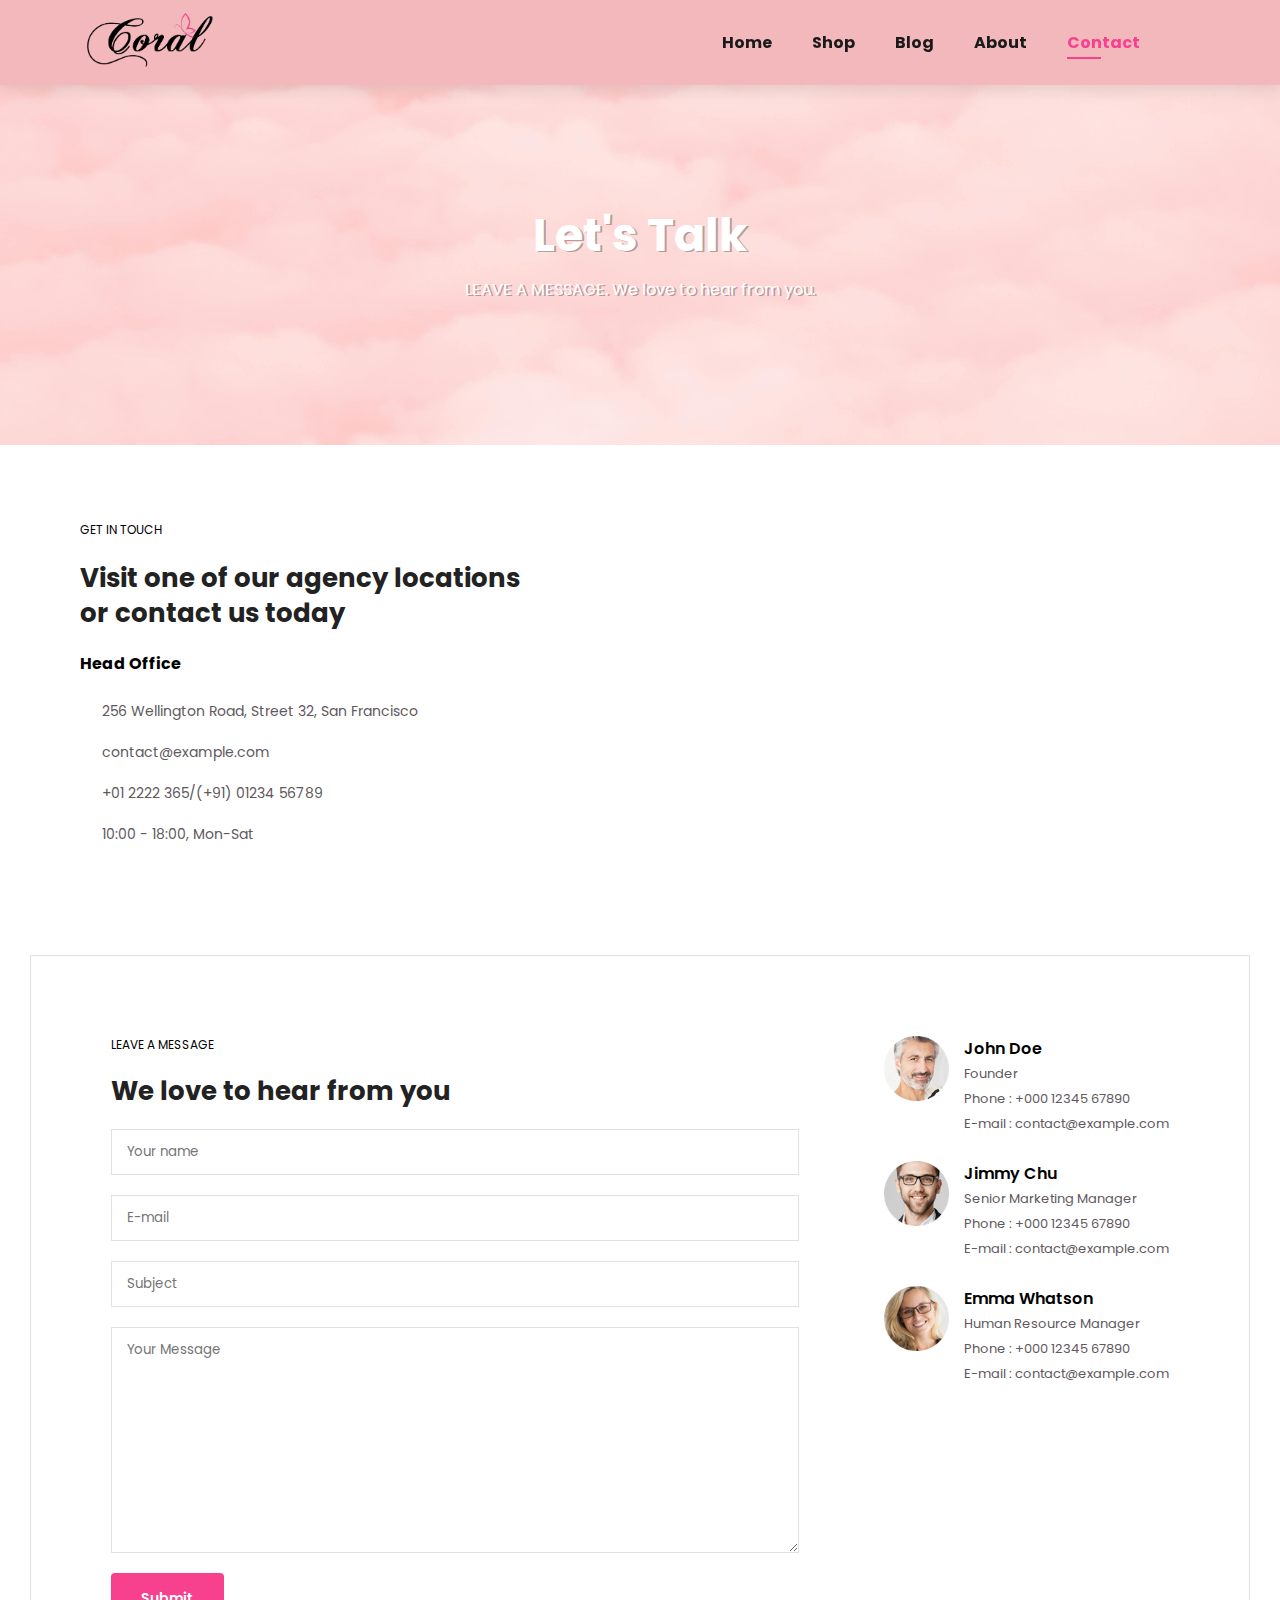
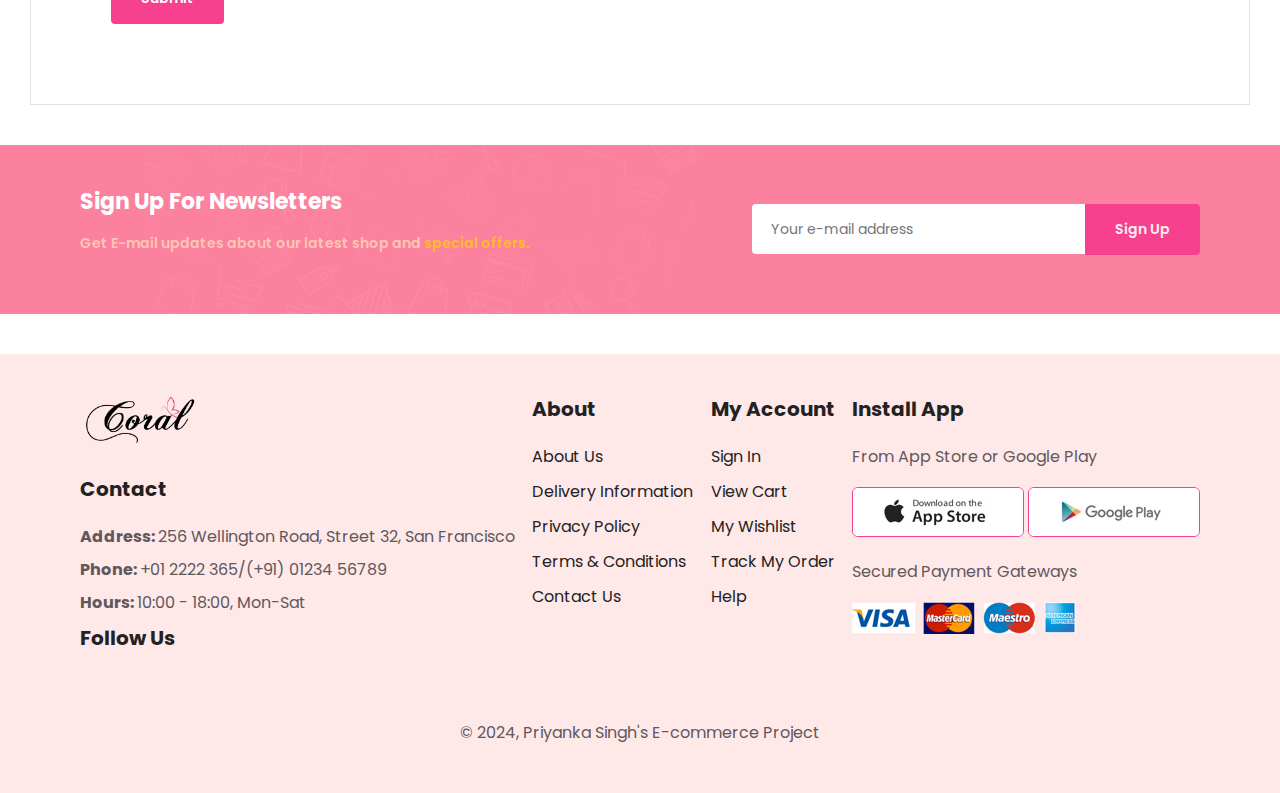
<file: contact.html>
<!DOCTYPE html>
<html lang="en">
<head>
    <meta charset="UTF-8">
    <meta http-equiv="X-UA-Compatible" content="IE=edge">
    <meta name="viewport" content="width=device-width, initial-scale=1.0">
    <title>Coral</title>
    <link rel="stylesheet" href="https://cdnjs.cloudflare.com/ajax/libs/font-awesome/6.6.0/css/all.min.css" integrity="sha512-Kc323vGBEqzTmouAECnVceyQqyqdsSiqLQISBL29aUW4U/M7pSPA/gEUZQqv1cwx4OnYxTxve5UMg5GT6L4JJg==" crossorigin="anonymous" referrerpolicy="no-referrer" />
    <link rel="stylesheet" href="style.css">
</head>
<body>
    <section id="header">
        <a href="index.html"><img src="assets/logo.png" class="logo" alt="Coral"></a>
        <div>
            <ul id="navbar">
                <li><a href="index.html">Home</a></li>
                <li><a href="shop.html">Shop</a></li>
                <li><a href="blog.html">Blog</a></li>
                <li><a href="about.html">About</a></li>
                <li><a class="active" href="contact.html">Contact</a></li>
                <li id="lg-bag"><a href="cart.html"><i class="fa-solid fa-bag-shopping"></i></a></li>
                <a href="#" id="close"><i class="fa-solid fa-xmark"></i></a>
            </ul>
        </div>
        <div id="mobile">
            <a href="cart.html"><i class="fa-solid fa-bag-shopping"></i></a>
            <i id="bar" class="fa-solid fa-bars"></i>
        </div>
    </section>
    <section id="page-header" class="contact-header">
        <h2>Let's Talk</h2>
        <p>LEAVE A MESSAGE. <br id="linebreak"/> We love to hear from you.</p>
    </section>
    <section id="contact-details" class="section-p1">
        <div class="details">
            <span>GET IN TOUCH</span>
            <h2>Visit one of our agency locations or contact us today</h2>
            <h3>Head Office</h3>
            <div>
                <li>
                    <i class="fa-solid fa-map-location-dot"></i>
                    <p>256 Wellington Road, Street 32, San Francisco</p>
                </li>
                <li>
                    <i class="fa-solid fa-envelope"></i>
                    <p>contact@example.com</p>
                </li>
                <li>
                    <i class="fa-solid fa-phone"></i>
                    <p>+01 2222 365/(+91) 01234 56789</p>
                </li>
                <li>
                    <i class="fa-solid fa-clock"></i>
                    <p>10:00 - 18:00, Mon-Sat</p>
                </li>
            </div>
        </div>
        <div class="map">
            <iframe src="https://www.google.com/maps/embed?pb=!1m18!1m12!1m3!1d3563.405463352587!2d83.43055267494123!3d26.731434267858365!2m3!1f0!2f0!3f0!3m2!1i1024!2i768!4f13.1!3m3!1m2!1s0x39915ca3e2aa136b%3A0xc039bdf0211338a9!2sMadan%20Mohan%20Malaviya%20University%20Of%20Technology!5e0!3m2!1sen!2sin!4v1723366737316!5m2!1sen!2sin" width="600" height="450" style="border:0;" allowfullscreen="" loading="lazy" referrerpolicy="no-referrer-when-downgrade"></iframe>
        </div>
    </section>
    <section id="form-details">
        <form action="">
            <span>LEAVE A MESSAGE</span>
            <h2>We love to hear from you</h2>
            <input type="text" placeholder="Your name">
            <input type="text" placeholder="E-mail">
            <input type="text" placeholder="Subject">
            <textarea name="" id="" rows="10" cols="30" placeholder="Your Message"></textarea>
            <button class="normal">Submit</button>
        </form>
        <div class="people">
            <div>
                <img src="assets/people/1.png" alt="">
                <p><span>John Doe</span> Founder <br/> Phone : +000 12345 67890 <br/> E-mail : contact@example.com</p>
            </div>
            <div>
                <img src="assets/people/2.png" alt="">
                <p><span>Jimmy Chu</span> Senior Marketing Manager <br/> Phone : +000 12345 67890 <br/> E-mail : contact@example.com</p>
            </div>
            <div>
                <img src="assets/people/3.png" alt="">
                <p><span>Emma Whatson</span> Human Resource Manager <br/> Phone : +000 12345 67890 <br/> E-mail : contact@example.com</p>
            </div>
        </div>
    </section>
    <section id="newsletter" class="section-p1 section-m1">
        <div class="newstext">
            <h4>Sign Up For Newsletters</h4>
            <p>Get E-mail updates about our latest shop and <span>special offers.</span></p>
        </div>
        <div class="form">
            <input type="text" placeholder="Your e-mail address">
            <button class="normal">Sign Up</button>
        </div>
    </section>
    <footer class="section-p1">
        <div class="col">
            <img src="assets/logo.png" alt="Cara" class="logo">
            <h4>Contact</h4>
            <p><strong>Address: </strong>256 Wellington Road, Street 32, San Francisco</p>
            <p><strong>Phone: </strong>+01 2222 365/(+91) 01234 56789</p>
            <p><strong>Hours: </strong>10:00 - 18:00, Mon-Sat</p>
            <div class="follow">
                <h4>Follow Us</h4>
                <div class="icon">
                    <i class="fa-brands fa-facebook-f"></i>
                    <i class="fa-brands fa-twitter"></i>
                    <i class="fa-brands fa-instagram"></i>
                    <i class="fa-brands fa-pinterest-p"></i>
                    <i class="fa-brands fa-youtube"></i>
                </div>
            </div>
        </div>
        <div class="col">
            <h4>About</h4>
            <a href="#">About Us</a>
            <a href="#">Delivery Information</a>
            <a href="#">Privacy Policy</a>
            <a href="#">Terms & Conditions</a>
            <a href="#">Contact Us</a>
        </div>
        <div class="col">
            <h4>My Account</h4>
            <a href="#">Sign In</a>
            <a href="#">View Cart</a>
            <a href="#">My Wishlist</a>
            <a href="#">Track My Order</a>
            <a href="#">Help</a>
        </div>
        <div class="col install">
            <h4>Install App</h4>
            <p>From App Store or Google Play</p>
            <div class="row">
                <img src="assets/pay/app.jpg" alt="">
                <img src="assets/pay/play.jpg" alt="">
            </div>
            <p>Secured Payment Gateways</p>
            <img src="assets/pay/pay.png" alt="">
        </div>
        <div class="copyright">
            <p>&copy; 2024, Priyanka Singh's E-commerce Project</p>
        </div>
    </footer>
    <script src="script.js"></script>
</body>
</html>
</file>
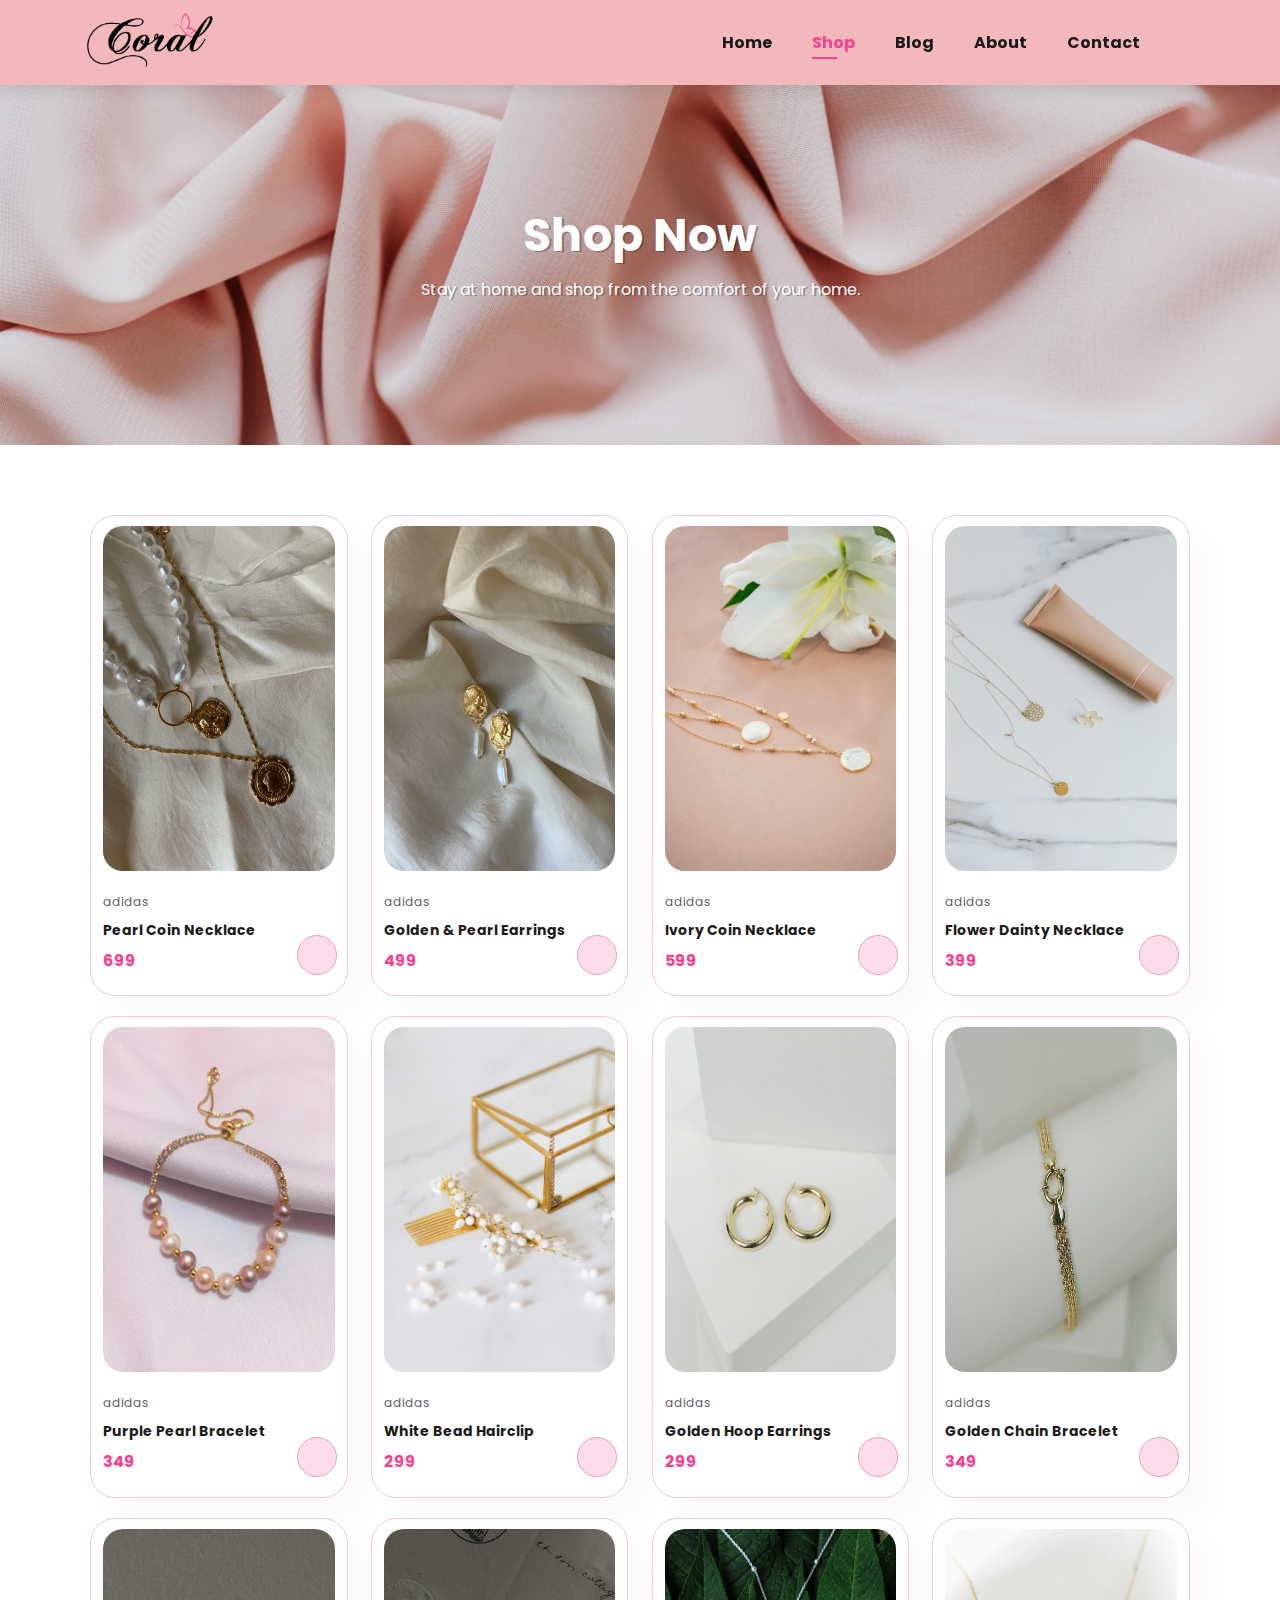
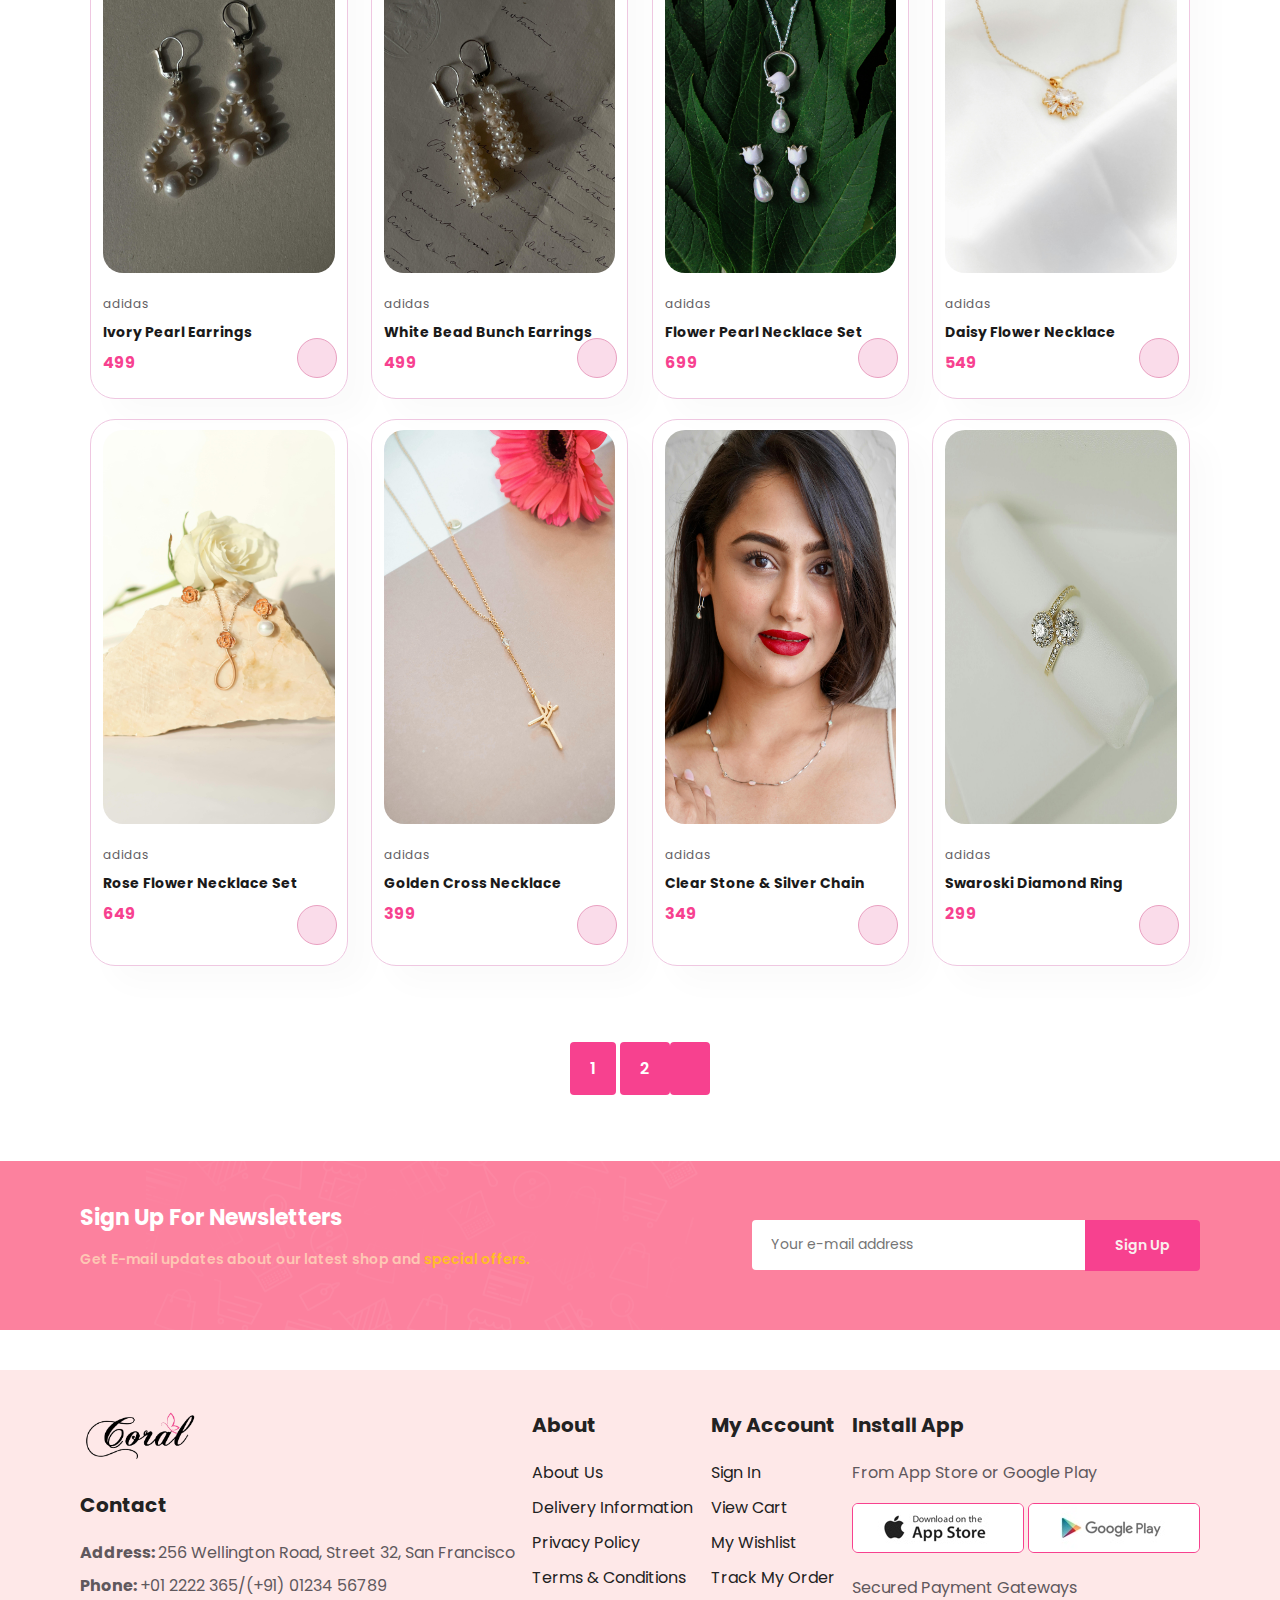
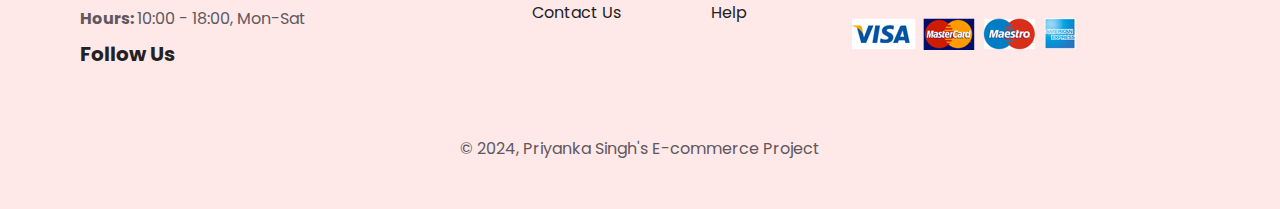
<file: shop.html>
<!DOCTYPE html>
<html lang="en">
<head>
    <meta charset="UTF-8">
    <meta http-equiv="X-UA-Compatible" content="IE=edge">
    <meta name="viewport" content="width=device-width, initial-scale=1.0">
    <title>Coral</title>
    <link rel="stylesheet" href="https://cdnjs.cloudflare.com/ajax/libs/font-awesome/6.6.0/css/all.min.css" integrity="sha512-Kc323vGBEqzTmouAECnVceyQqyqdsSiqLQISBL29aUW4U/M7pSPA/gEUZQqv1cwx4OnYxTxve5UMg5GT6L4JJg==" crossorigin="anonymous" referrerpolicy="no-referrer" />
    <link rel="stylesheet" href="style.css">   
</head>
<body>
    <section id="header">
        <a href="index.html"><img src="assets/logo.png" class="logo" alt="Coral"></a>
        <div>
            <ul id="navbar">
                <li><a href="index.html">Home</a></li>
                <li><a class="active" href="shop.html">Shop</a></li>
                <li><a href="blog.html">Blog</a></li>
                <li><a href="about.html">About</a></li>
                <li><a href="contact.html">Contact</a></li>
                <li id="lg-bag"><a href="cart.html"><i class="fa-solid fa-bag-shopping"></i></a></li>
                <a href="#" id="close"><i class="fa-solid fa-xmark"></i></a>
            </ul>
        </div>
        <div id="mobile">
            <a href="cart.html"><i class="fa-solid fa-bag-shopping"></i></a>
            <i id="bar" class="fa-solid fa-bars"></i>
        </div>
    </section>
    <section id="page-header">
        <h2>Shop Now</h2>
        <p>Stay at home and shop from <br id="linebreak"/> the comfort of your home.</p>
    </section>
    <section id="product1" class="section-p1">
        <div class="pro-container">
            <div class="pro" onclick="window.location.href='sproduct.html';">
                <img src="assets/products/f1.jpg" alt="">
                <div class="des">
                    <span>adidas</span>
                    <h5>Pearl Coin Necklace</h5>
                    <div class="star">
                        <i class="fas fa-star"></i>
                        <i class="fas fa-star"></i>
                        <i class="fas fa-star"></i>
                        <i class="fas fa-star"></i>
                        <i class="fas fa-star"></i>
                    </div>
                    <h4><i class="fa-solid fa-indian-rupee-sign"></i>699</h4>
                </div>
                <a href="#"><i class="fa-solid fa-cart-plus"></i></a>
            </div>
            <div class="pro">
                <img src="assets/products/f2.jpg" alt="">
                <div class="des">
                    <span>adidas</span>
                    <h5>Golden & Pearl Earrings</h5>
                    <div class="star">
                        <i class="fas fa-star"></i>
                        <i class="fas fa-star"></i>
                        <i class="fas fa-star"></i>
                        <i class="fas fa-star"></i>
                        <i class="fas fa-star"></i>
                    </div>
                    <h4><i class="fa-solid fa-indian-rupee-sign"></i>499</h4>
                </div>
                <a href="#"><i class="fa-solid fa-cart-plus"></i></a>
            </div>
            <div class="pro">
                <img src="assets/products/f3.jpg" alt="">
                <div class="des">
                    <span>adidas</span>
                    <h5>Ivory Coin Necklace</h5>
                    <div class="star">
                        <i class="fas fa-star"></i>
                        <i class="fas fa-star"></i>
                        <i class="fas fa-star"></i>
                        <i class="fas fa-star"></i>
                        <i class="fas fa-star"></i>
                    </div>
                    <h4><i class="fa-solid fa-indian-rupee-sign"></i>599</h4>
                </div>
                <a href="#"><i class="fa-solid fa-cart-plus"></i></a>
            </div>
            <div class="pro">
                <img src="assets/products/f4.jpg" alt="">
                <div class="des">
                    <span>adidas</span>
                    <h5>Flower Dainty Necklace</h5>
                    <div class="star">
                        <i class="fas fa-star"></i>
                        <i class="fas fa-star"></i>
                        <i class="fas fa-star"></i>
                        <i class="fas fa-star"></i>
                        <i class="fas fa-star"></i>
                    </div>
                    <h4><i class="fa-solid fa-indian-rupee-sign"></i>399</h4>
                </div>
                <a href="#"><i class="fa-solid fa-cart-plus"></i></a>
            </div>
            <div class="pro">
                <img src="assets/products/f5.jpg" alt="">
                <div class="des">
                    <span>adidas</span>
                    <h5>Purple Pearl Bracelet</h5>
                    <div class="star">
                        <i class="fas fa-star"></i>
                        <i class="fas fa-star"></i>
                        <i class="fas fa-star"></i>
                        <i class="fas fa-star"></i>
                        <i class="fas fa-star"></i>
                    </div>
                    <h4><i class="fa-solid fa-indian-rupee-sign"></i>349</h4>
                </div>
                <a href="#"><i class="fa-solid fa-cart-plus"></i></a>
            </div>
            <div class="pro">
                <img src="assets/products/f6.jpg" alt="">
                <div class="des">
                    <span>adidas</span>
                    <h5>White Bead Hairclip</h5>
                    <div class="star">
                        <i class="fas fa-star"></i>
                        <i class="fas fa-star"></i>
                        <i class="fas fa-star"></i>
                        <i class="fas fa-star"></i>
                        <i class="fas fa-star"></i>
                    </div>
                    <h4><i class="fa-solid fa-indian-rupee-sign"></i>299</h4>
                </div>
                <a href="#"><i class="fa-solid fa-cart-plus"></i></a>
            </div>
            <div class="pro">
                <img src="assets/products/f7.jpg" alt="">
                <div class="des">
                    <span>adidas</span>
                    <h5>Golden Hoop Earrings</h5>
                    <div class="star">
                        <i class="fas fa-star"></i>
                        <i class="fas fa-star"></i>
                        <i class="fas fa-star"></i>
                        <i class="fas fa-star"></i>
                        <i class="fas fa-star"></i>
                    </div>
                    <h4><i class="fa-solid fa-indian-rupee-sign"></i>299</h4>
                </div>
                <a href="#"><i class="fa-solid fa-cart-plus"></i></a>
            </div>
            <div class="pro">
                <img src="assets/products/f8.jpg" alt="">
                <div class="des">
                    <span>adidas</span>
                    <h5>Golden Chain Bracelet</h5>
                    <div class="star">
                        <i class="fas fa-star"></i>
                        <i class="fas fa-star"></i>
                        <i class="fas fa-star"></i>
                        <i class="fas fa-star"></i>
                        <i class="fas fa-star"></i>
                    </div>
                    <h4><i class="fa-solid fa-indian-rupee-sign"></i>349</h4>
                </div>
                <a href="#"><i class="fa-solid fa-cart-plus"></i></a>
            </div> 
            <div class="pro">
                <img src="assets/products/n1.jpg" alt="">
                <div class="des">
                    <span>adidas</span>
                    <h5>Ivory Pearl Earrings</h5>
                    <div class="star">
                        <i class="fas fa-star"></i>
                        <i class="fas fa-star"></i>
                        <i class="fas fa-star"></i>
                        <i class="fas fa-star"></i>
                        <i class="fas fa-star"></i>
                    </div>
                    <h4><i class="fa-solid fa-indian-rupee-sign"></i>499</h4>
                </div>
                <a href="#"><i class="fa-solid fa-cart-plus"></i></a>
            </div>
            <div class="pro">
                <img src="assets/products/n2.jpg" alt="">
                <div class="des">
                    <span>adidas</span>
                    <h5>White Bead Bunch Earrings</h5>
                    <div class="star">
                        <i class="fas fa-star"></i>
                        <i class="fas fa-star"></i>
                        <i class="fas fa-star"></i>
                        <i class="fas fa-star"></i>
                        <i class="fas fa-star"></i>
                    </div>
                    <h4><i class="fa-solid fa-indian-rupee-sign"></i>499</h4>
                </div>
                <a href="#"><i class="fa-solid fa-cart-plus"></i></a>
            </div>
            <div class="pro">
                <img src="assets/products/n3.jpg" alt="">
                <div class="des">
                    <span>adidas</span>
                    <h5>Flower Pearl Necklace Set</h5>
                    <div class="star">
                        <i class="fas fa-star"></i>
                        <i class="fas fa-star"></i>
                        <i class="fas fa-star"></i>
                        <i class="fas fa-star"></i>
                        <i class="fas fa-star"></i>
                    </div>
                    <h4><i class="fa-solid fa-indian-rupee-sign"></i>699</h4>
                </div>
                <a href="#"><i class="fa-solid fa-cart-plus"></i></a>
            </div>
            <div class="pro">
                <img src="assets/products/n4.jpg" alt="">
                <div class="des">
                    <span>adidas</span>
                    <h5>Daisy Flower Necklace</h5>
                    <div class="star">
                        <i class="fas fa-star"></i>
                        <i class="fas fa-star"></i>
                        <i class="fas fa-star"></i>
                        <i class="fas fa-star"></i>
                        <i class="fas fa-star"></i>
                    </div>
                    <h4><i class="fa-solid fa-indian-rupee-sign"></i>549</h4>
                </div>
                <a href="#"><i class="fa-solid fa-cart-plus"></i></a>
            </div>
            <div class="pro">
                <img src="assets/products/n5.jpg" alt="">
                <div class="des">
                    <span>adidas</span>
                    <h5>Rose Flower Necklace Set</h5>
                    <div class="star">
                        <i class="fas fa-star"></i>
                        <i class="fas fa-star"></i>
                        <i class="fas fa-star"></i>
                        <i class="fas fa-star"></i>
                        <i class="fas fa-star"></i>
                    </div>
                    <h4><i class="fa-solid fa-indian-rupee-sign"></i>649</h4>
                </div>
                <a href="#"><i class="fa-solid fa-cart-plus"></i></a>
            </div>
            <div class="pro">
                <img src="assets/products/n6.jpg" alt="">
                <div class="des">
                    <span>adidas</span>
                    <h5>Golden Cross Necklace</h5>
                    <div class="star">
                        <i class="fas fa-star"></i>
                        <i class="fas fa-star"></i>
                        <i class="fas fa-star"></i>
                        <i class="fas fa-star"></i>
                        <i class="fas fa-star"></i>
                    </div>
                    <h4><i class="fa-solid fa-indian-rupee-sign"></i>399</h4>
                </div>
                <a href="#"><i class="fa-solid fa-cart-plus"></i></a>
            </div>
            <div class="pro">
                <img src="assets/products/n7.jpg" alt="">
                <div class="des">
                    <span>adidas</span>
                    <h5>Clear Stone & Silver Chain</h5>
                    <div class="star">
                        <i class="fas fa-star"></i>
                        <i class="fas fa-star"></i>
                        <i class="fas fa-star"></i>
                        <i class="fas fa-star"></i>
                        <i class="fas fa-star"></i>
                    </div>
                    <h4><i class="fa-solid fa-indian-rupee-sign"></i>349</h4>
                </div>
                <a href="#"><i class="fa-solid fa-cart-plus"></i></a>
            </div>
            <div class="pro">
                <img src="assets/products/n8.jpg" alt="">
                <div class="des">
                    <span>adidas</span>
                    <h5>Swaroski Diamond Ring</h5>
                    <div class="star">
                        <i class="fas fa-star"></i>
                        <i class="fas fa-star"></i>
                        <i class="fas fa-star"></i>
                        <i class="fas fa-star"></i>
                        <i class="fas fa-star"></i>
                    </div>
                    <h4><i class="fa-solid fa-indian-rupee-sign"></i>299</h4>
                </div>
                <a href="#"><i class="fa-solid fa-cart-plus"></i></a>
            </div> 
        </div>
    </section>
    <section id="pagination" class="section-p1">
        <a href="#">1</a>
        <a href="#">2</a>
        <a href="#"><i class="fa-solid fa-arrow-right"></i></a>
    </section>
    <section id="newsletter" class="section-p1 section-m1">
        <div class="newstext">
            <h4>Sign Up For Newsletters</h4>
            <p>Get E-mail updates about our latest shop and <span>special offers.</span></p>
        </div>
        <div class="form">
            <input type="text" placeholder="Your e-mail address">
            <button class="normal">Sign Up</button>
        </div>
    </section>
    <footer class="section-p1">
        <div class="col">
            <img src="assets/logo.png" alt="Cara" class="logo">
            <h4>Contact</h4>
            <p><strong>Address: </strong>256 Wellington Road, Street 32, San Francisco</p>
            <p><strong>Phone: </strong>+01 2222 365/(+91) 01234 56789</p>
            <p><strong>Hours: </strong>10:00 - 18:00, Mon-Sat</p>
            <div class="follow">
                <h4>Follow Us</h4>
                <div class="icon">
                    <i class="fa-brands fa-facebook-f"></i>
                    <i class="fa-brands fa-twitter"></i>
                    <i class="fa-brands fa-instagram"></i>
                    <i class="fa-brands fa-pinterest-p"></i>
                    <i class="fa-brands fa-youtube"></i>
                </div>
            </div>
        </div>
        <div class="col">
            <h4>About</h4>
            <a href="#">About Us</a>
            <a href="#">Delivery Information</a>
            <a href="#">Privacy Policy</a>
            <a href="#">Terms & Conditions</a>
            <a href="#">Contact Us</a>
        </div>
        <div class="col">
            <h4>My Account</h4>
            <a href="#">Sign In</a>
            <a href="#">View Cart</a>
            <a href="#">My Wishlist</a>
            <a href="#">Track My Order</a>
            <a href="#">Help</a>
        </div>
        <div class="col install">
            <h4>Install App</h4>
            <p>From App Store or Google Play</p>
            <div class="row">
                <img src="assets/pay/app.jpg" alt="">
                <img src="assets/pay/play.jpg" alt="">
            </div>
            <p>Secured Payment Gateways</p>
            <img src="assets/pay/pay.png" alt="">
        </div>
        <div class="copyright">
            <p>&copy; 2024, Priyanka Singh's E-commerce Project</p>
        </div>
    </footer>
    <script src="script.js"></script>  
</body>
</html>
</file>
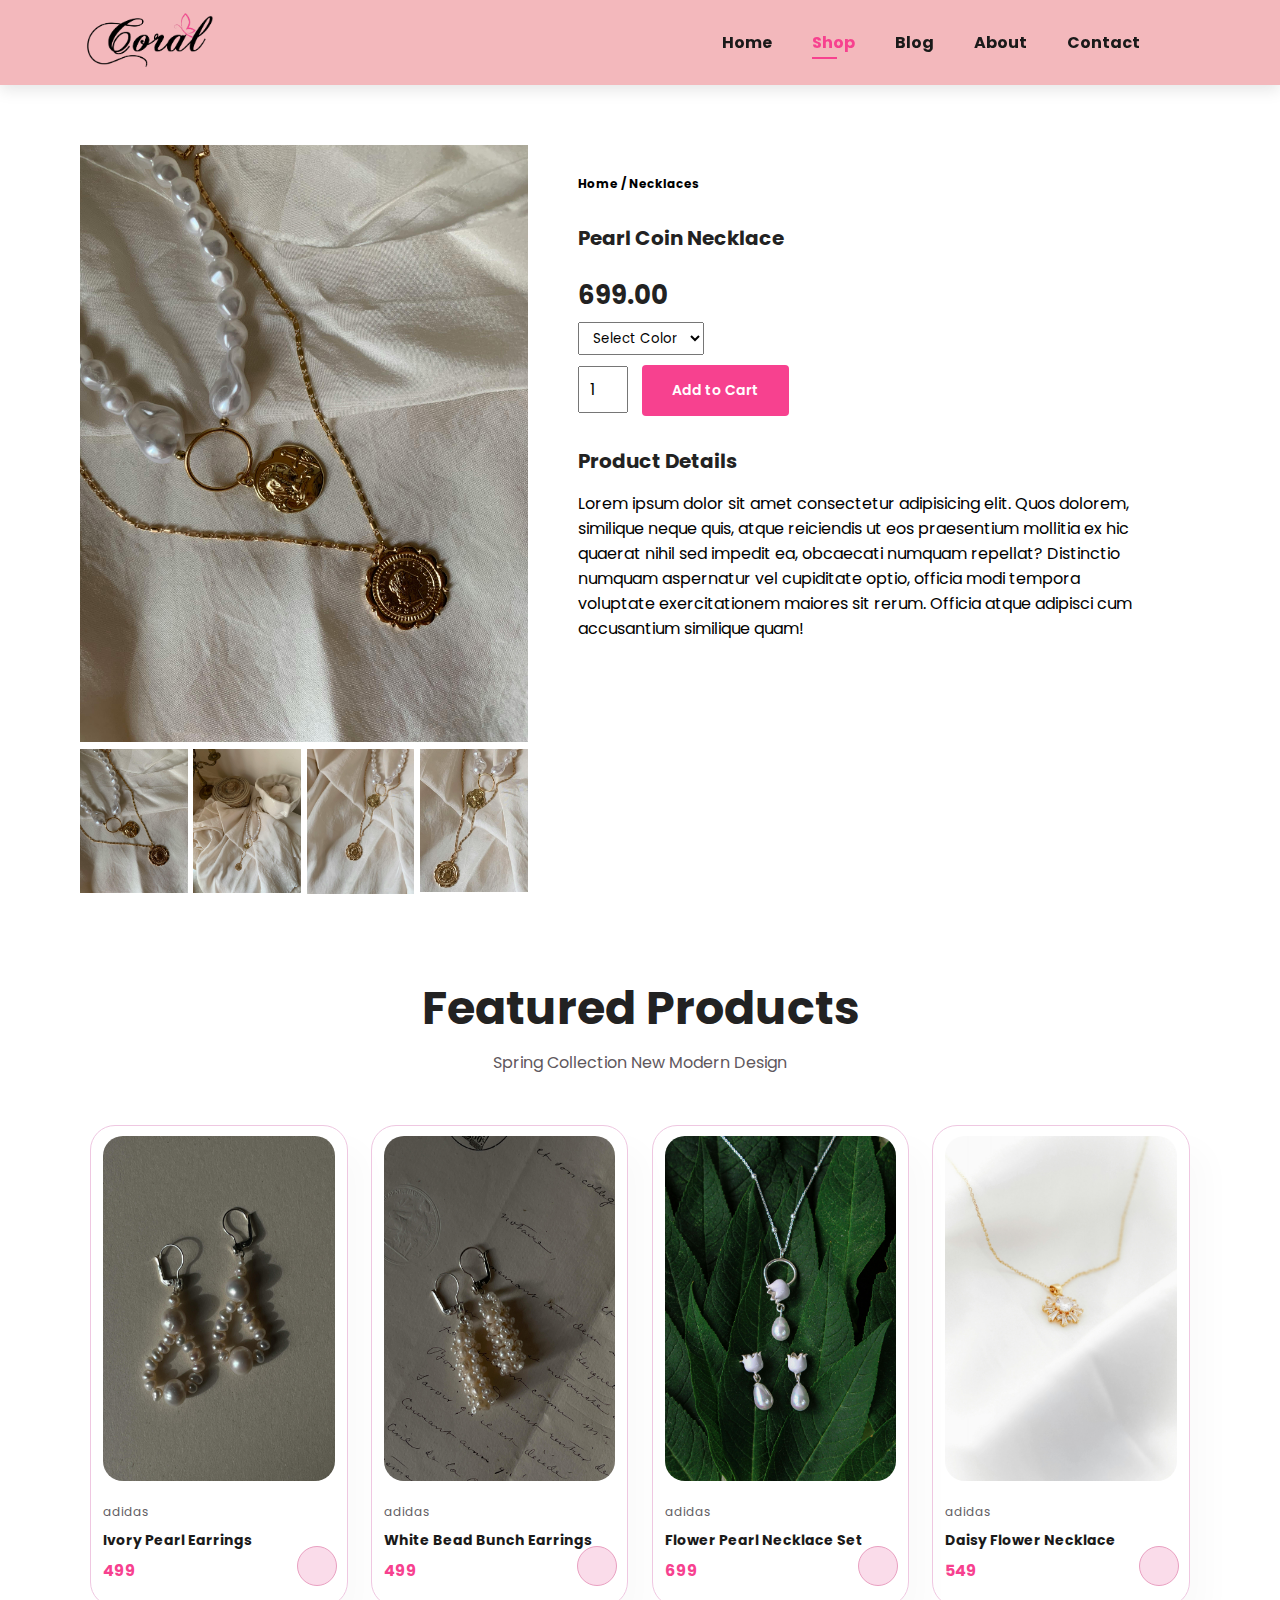
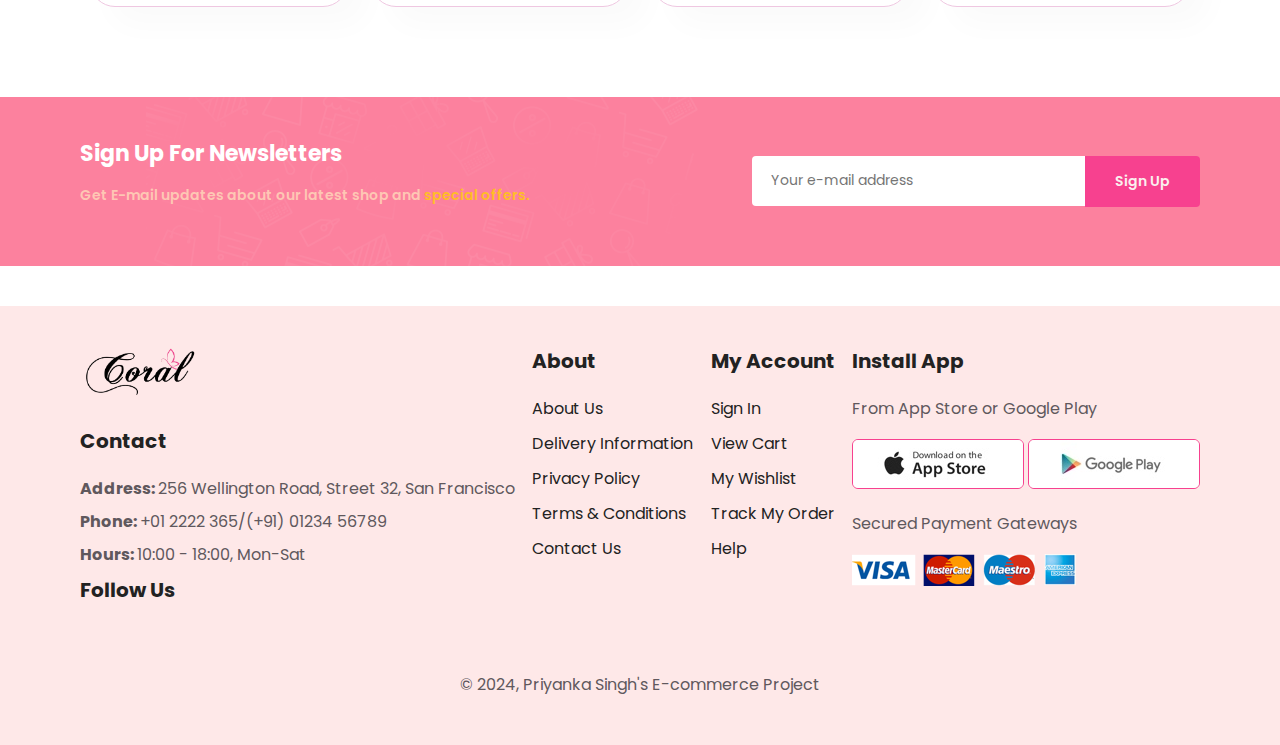
<file: sproduct.html>
<!DOCTYPE html>
<html lang="en">
<head>
    <meta charset="UTF-8">
    <meta http-equiv="X-UA-Compatible" content="IE=edge">
    <meta name="viewport" content="width=device-width, initial-scale=1.0">
    <title>Coral</title>
    <link rel="stylesheet" href="https://cdnjs.cloudflare.com/ajax/libs/font-awesome/6.6.0/css/all.min.css" integrity="sha512-Kc323vGBEqzTmouAECnVceyQqyqdsSiqLQISBL29aUW4U/M7pSPA/gEUZQqv1cwx4OnYxTxve5UMg5GT6L4JJg==" crossorigin="anonymous" referrerpolicy="no-referrer" />
    <link rel="stylesheet" href="style.css">   
</head>
<body>
    <section id="header">
        <a href="index.html"><img src="assets/logo.png" class="logo" alt="Coral"></a>
        <div>
            <ul id="navbar">
                <li><a href="index.html">Home</a></li>
                <li><a class="active" href="shop.html">Shop</a></li>
                <li><a href="blog.html">Blog</a></li>
                <li><a href="about.html">About</a></li>
                <li><a href="contact.html">Contact</a></li>
                <li id="lg-bag"><a href="cart.html"><i class="fa-solid fa-bag-shopping"></i></a></li>
                <a href="#" id="close"><i class="fa-solid fa-xmark"></i></a>
            </ul>
        </div>
        <div id="mobile">
            <a href="cart.html"><i class="fa-solid fa-bag-shopping"></i></a>
            <i id="bar" class="fa-solid fa-bars"></i>
        </div>
    </section>
    <section id="prodetails" class="section-p1">
        <div class="single-pro-image">
            <img src="assets/products/f1.jpg" width="100%" id="MainImg" alt="">
            <div class="small-image-group">
                <div class="small-image-col">
                    <img src="assets/products/f1.jpg" width="100%" class="small-img" alt="">
                </div>
                <div class="small-image-col">
                    <img src="assets/products/f11.jpg" width="100%" class="small-img" alt="">
                </div>
                <div class="small-image-col">
                    <img src="assets/products/f12.jpg" width="100%" class="small-img" alt="">
                </div>
                <div class="small-image-col">
                    <img src="assets/products/f13.jpg" width="100%" class="small-img" alt="">
                </div>
            </div>
        </div>
        <div class="single-pro-details">
            <h6>Home / Necklaces</h6>
            <h4>Pearl Coin Necklace</h4>
            <h2><i class="fa-solid fa-indian-rupee-sign"></i>699.00</h2>
            <select>
                <option>Select Color</option>
                <option>Yellow Gold</option>
                <option>White Gold</option>
                <option>Rose Gold</option>
                <option>Silver</option>
            </select>
            <input type="number" value="1">
            <button class="normal">Add to Cart</button>
            <h4>Product Details</h4>
            <span>Lorem ipsum dolor sit amet consectetur adipisicing elit. Quos dolorem, similique neque quis, atque reiciendis ut eos praesentium mollitia ex hic quaerat nihil sed impedit ea, obcaecati numquam repellat? Distinctio numquam aspernatur vel cupiditate optio, officia modi tempora voluptate exercitationem maiores sit rerum. Officia atque adipisci cum accusantium similique quam!</span>
        </div>
    </section>
    <section id="product1" class="section-p1">
        <h2>Featured Products</h2>
        <p>Spring Collection New Modern Design</p>
        <div class="pro-container">
            <div class="pro">
                <img src="assets/products/n1.jpg" alt="">
                <div class="des">
                    <span>adidas</span>
                    <h5>Ivory Pearl Earrings</h5>
                    <div class="star">
                        <i class="fas fa-star"></i>
                        <i class="fas fa-star"></i>
                        <i class="fas fa-star"></i>
                        <i class="fas fa-star"></i>
                        <i class="fas fa-star"></i>
                    </div>
                    <h4><i class="fa-solid fa-indian-rupee-sign"></i>499</h4>
                </div>
                <a href="#"><i class="fa-solid fa-cart-plus"></i></a>
            </div>
            <div class="pro">
                <img src="assets/products/n2.jpg" alt="">
                <div class="des">
                    <span>adidas</span>
                    <h5>White Bead Bunch Earrings</h5>
                    <div class="star">
                        <i class="fas fa-star"></i>
                        <i class="fas fa-star"></i>
                        <i class="fas fa-star"></i>
                        <i class="fas fa-star"></i>
                        <i class="fas fa-star"></i>
                    </div>
                    <h4><i class="fa-solid fa-indian-rupee-sign"></i>499</h4>
                </div>
                <a href="#"><i class="fa-solid fa-cart-plus"></i></a>
            </div>
            <div class="pro">
                <img src="assets/products/n3.jpg" alt="">
                <div class="des">
                    <span>adidas</span>
                    <h5>Flower Pearl Necklace Set</h5>
                    <div class="star">
                        <i class="fas fa-star"></i>
                        <i class="fas fa-star"></i>
                        <i class="fas fa-star"></i>
                        <i class="fas fa-star"></i>
                        <i class="fas fa-star"></i>
                    </div>
                    <h4><i class="fa-solid fa-indian-rupee-sign"></i>699</h4>
                </div>
                <a href="#"><i class="fa-solid fa-cart-plus"></i></a>
            </div>
            <div class="pro">
                <img src="assets/products/n4.jpg" alt="">
                <div class="des">
                    <span>adidas</span>
                    <h5>Daisy Flower Necklace</h5>
                    <div class="star">
                        <i class="fas fa-star"></i>
                        <i class="fas fa-star"></i>
                        <i class="fas fa-star"></i>
                        <i class="fas fa-star"></i>
                        <i class="fas fa-star"></i>
                    </div>
                    <h4><i class="fa-solid fa-indian-rupee-sign"></i>549</h4>
                </div>
                <a href="#"><i class="fa-solid fa-cart-plus"></i></a>
            </div>
        </div>
    </section>
    <section id="newsletter" class="section-p1 section-m1">
        <div class="newstext">
            <h4>Sign Up For Newsletters</h4>
            <p>Get E-mail updates about our latest shop and <span>special offers.</span></p>
        </div>
        <div class="form">
            <input type="text" placeholder="Your e-mail address">
            <button class="normal">Sign Up</button>
        </div>
    </section>
    <footer class="section-p1">
        <div class="col">
            <img src="assets/logo.png" alt="Cara" class="logo">
            <h4>Contact</h4>
            <p><strong>Address: </strong>256 Wellington Road, Street 32, San Francisco</p>
            <p><strong>Phone: </strong>+01 2222 365/(+91) 01234 56789</p>
            <p><strong>Hours: </strong>10:00 - 18:00, Mon-Sat</p>
            <div class="follow">
                <h4>Follow Us</h4>
                <div class="icon">
                    <i class="fa-brands fa-facebook-f"></i>
                    <i class="fa-brands fa-twitter"></i>
                    <i class="fa-brands fa-instagram"></i>
                    <i class="fa-brands fa-pinterest-p"></i>
                    <i class="fa-brands fa-youtube"></i>
                </div>
            </div>
        </div>
        <div class="col">
            <h4>About</h4>
            <a href="#">About Us</a>
            <a href="#">Delivery Information</a>
            <a href="#">Privacy Policy</a>
            <a href="#">Terms & Conditions</a>
            <a href="#">Contact Us</a>
        </div>
        <div class="col">
            <h4>My Account</h4>
            <a href="#">Sign In</a>
            <a href="#">View Cart</a>
            <a href="#">My Wishlist</a>
            <a href="#">Track My Order</a>
            <a href="#">Help</a>
        </div>
        <div class="col install">
            <h4>Install App</h4>
            <p>From App Store or Google Play</p>
            <div class="row">
                <img src="assets/pay/app.jpg" alt="">
                <img src="assets/pay/play.jpg" alt="">
            </div>
            <p>Secured Payment Gateways</p>
            <img src="assets/pay/pay.png" alt="">
        </div>
        <div class="copyright">
            <p>&copy; 2024, Priyanka Singh's E-commerce Project</p>
        </div>
    </footer>
    <script>
        var MainImg = document.getElementById("MainImg");
        var SmallImg = document.getElementsByClassName("small-img");

        SmallImg[0].onclick = function(){
            MainImg.src = SmallImg[0].src;
        }
        SmallImg[1].onclick = function(){
            MainImg.src = SmallImg[1].src;
        }
        SmallImg[2].onclick = function(){
            MainImg.src = SmallImg[2].src;
        }
        SmallImg[3].onclick = function(){
            MainImg.src = SmallImg[3].src;
        }

    </script>
    <script src="script.js"></script>    
</body>
</html>
</file>
<file: style.css>
@import url('https://fonts.googleapis.com/css2?family=League+Spartan:wght@100..900&family=Montserrat:ital,wght@0,100..900;1,100..900&family=Poppins:ital,wght@0,100;0,200;0,300;0,400;0,500;0,600;0,700;0,800;0,900;1,100;1,200;1,300;1,400;1,500;1,600;1,700;1,800;1,900&display=swap');

*{
    margin:0;
    padding:0;
    box-sizing: border-box;
    font-family: 'Spartan','Poppins', sans-serif;
}

h1{
    font-size: 50px;
    line-height: 64px;
    color: #222;
}

h2{
    font-size: 46px;
    line-height: 54px;
    color: #222;
}

h4{
    font-size: 20px;
    color: #222;
}

h6{
    font-weight: 700;
    font-size: 12px;
}

p{
    font-size: 16px;
    color: #60585d;
    margin: 15px 0 20px 0;
}

.section-p1{
    padding: 40px 80px;
}

.section-m1{
    margin: 40px 0;
}

button.normal{
    font-size: 14px;
    font-weight: 600;
    padding: 15px 30px;
    color: #000;
    background-color: #fff;
    border: none;
    outline: none;
    border-radius: 4px;
    cursor: pointer;
    transition: 0.2s;
}

button.white{
    font-size: 13px;
    font-weight: 600;
    padding: 11px 18px;
    color: #fff;
    background-color: transparent;
    border: 1px solid #fff;
    outline: none;
    cursor: pointer;
    transition: 0.2s;
}

body{
    width: 100%;
}

/* Header Start */

.logo{
    height: 45px;
    width: auto;
}

/* Header Start */

#header{
    display: flex;
    align-items: center;
    justify-content: space-between;
    padding: 10px 80px;
    background: #f3b8bc;
    box-shadow: 0px 5px 15px rgba(0, 0, 0, 0.1);
    z-index: 999;
    position: sticky;
    top: 0;
    left: 0;
}

#header img{
    height: 58px;
    width: auto;
}

#navbar{
    display: flex;
    align-items: center;
    justify-content: center;
}

#navbar li{
    list-style: none;
    padding: 0 20px;
    position: relative;
}

#navbar li a{
    text-decoration: none;
    font-size: 16px;
    font-weight: 700;
    color: #1a1a1a;
    transition: 0.3s ease;
}

#navbar li a i{
    font-size: 18px;
}

#navbar li a:hover,
#navbar li a.active{
    color: #F7418F; 
}

#navbar li a.active::after,
#navbar li a:hover::after{
    content: "";
    width: 30%;
    height: 2px;
    background: #F7418F; 
    position: absolute;
    bottom: -4px;
    left: 20px;
}

#mobile{
    display: none;
    align-items: center;
}

#close{
    display: none;
}

/* Home Page */

#hero{
    background-image: url("assets/hero.png");
    height: 90vh;
    width: 100%;
    background-size: cover;
    background-position: top 25% right 0; 
    padding: 0 80px;
    display: flex;
    flex-direction: column;
    align-items: flex-start;
    justify-content: center;
}

#hero h4{
    padding-bottom: 15px;
}

#hero h1{
    color: #F7418F;
}

#linebreak{
    display: none;
}

#hero button{
    background-image: url("assets/button.png");
    background-color: transparent;
    color: #F7418F;
    border: 0;
    padding: 14px 80px 14px 65px;
    background-repeat: no-repeat;
    cursor: pointer;
    font-weight: 700;
    font-size: 15px;
}

#feature{
    display: flex;
    align-items: center;
    justify-content: space-between;
    flex-wrap: wrap;
}

#feature .fe-box{
    width: 180px;
    padding: 25px 15px;
    text-align: center;
    transition: 0.2s ease;
}

#feature .fe-box:hover img{
    box-shadow: 0px 0px 54px rgba(252, 129, 158, 0.4);
}

#feature .fe-box img{
    width: 100%;
    margin-bottom: 10px;
    box-shadow: 5px 5px 34px rgba(0, 0, 0, 0.2);
    border-radius: 50%;
}

#feature .fe-box h6{
    display: inline-block;
    padding: 9px 8px 6px 8px;
    line-height: 1;
    border-radius: 4px;
    color: #F7418F;
    background-color: #fddde4;
}

#feature .fe-box:nth-child(2) h6{
    background-color: #fff2e5;
}

#feature .fe-box:nth-child(3) h6{
    background-color: #fddde4;
}

#feature .fe-box:nth-child(4) h6{
    background-color: #fff2e5;
}

#feature .fe-box:nth-child(5) h6{
    background-color: #fddde4;
}

#feature .fe-box:nth-child(6) h6{
    background-color: #fff2e5;
}

#product1{
    text-align: center;
}

#product1 .pro-container{
    display: flex;
    justify-content: space-between;
    padding-top: 20px;
    flex-wrap: wrap;
}

#product1 .pro{
    width: 23%;
    min-width: 250px;
    max-height: 80vh;
    padding: 10px 12px;
    border: 1px solid #efc7e1;
    border-radius: 25px;
    cursor: pointer;
    box-shadow: 20px 20px 30px rgba(0, 0, 0, 0.02);
    margin: 10px;
    transition: 0.2s ease;
    position: relative;
}

#product1 .pro:hover{
    box-shadow: 20px 20px 30px rgba(0, 0, 0, 0.06);
}

#product1 .pro img{
    width: 100%;
    border-radius: 20px;
    height: 75%;
}

#product1 .pro .des{
    text-align: start;
    padding: 10px 0;
}

#product1 .pro .des span{
    color: #636063;
    font-size: 12px;
}

#product1 .pro .des h5{
    padding-top: 7px;
    color: #1a1a1a;
    font-size: 14px;
}

#product1 .pro .des .fa-star{
    color: rgb(243, 181, 25);
    font-size: 12px;
}

#product1 .pro .des h4{
    padding-top: 7px;
    color: #F7418F;
    font-size: 16px;
    font-weight: 700;
}

#product1 .pro a .fa-cart-plus{
    width: 40px;
    height: 40px;
    line-height: 40px;
    border-radius: 50px;
    background-color: #fadcea;
    color: #F7418F;
    border: 1px solid #e9a0c1;
    position: absolute;
    bottom: 20px;
    right: 10px;
}

#banner{
    display: flex;
    flex-direction: column;
    justify-content: center;
    align-items: center;
    text-align: center;
    background-image: url("assets/banner/b1.jpg");
    background-position: bottom 25% right 0;
    width: 100%;
    height: 40vh;
    background-size: cover;
    background-position: center;
}

#banner h4{
    color: #ffffff;
    font-size: 16px;
}

#banner h2{
    color: #ffffff;
    font-size: 30px;
    padding: 10px 0;
}

#banner h2 span{
    color: #F7418F;
}

#banner button{
    align-self: center;
}

#banner button:hover{
    background-color: #F7418F;
    color: #fff;
}

#sm-banner{
    display: flex;
    justify-content: space-between;
    flex-wrap: wrap;
}

#sm-banner .banner-box{
    background-image: url("assets/banner/b2.jpg");
    min-width: 650px;
    height: 50vh;
    background-size: cover;
    background-position: center;
    padding: 30px;
}

#sm-banner .banner-box .transbox{
    display: flex;
    flex-direction: column;
    justify-content: center;
    align-items: flex-start;
    background:rgba(193, 97, 138, 0.4);
    height: 100%;
    padding: 20px 30px;
}

#sm-banner .banner-box2{
    background-image: url("assets/banner/b3.jpg");
}

#sm-banner h4{
    color: #fff;
    font-size: 20px;
    font-weight: 600;
}

#sm-banner h2{
    color: #fff;
    font-size: 28px;
    font-weight: 800;
}

#sm-banner span{
    color: #fff;
    font-size: 14px;
    font-weight: 500;
    padding-bottom: 15px;
}

#sm-banner .banner-box:hover button{
    background-color: #F7418F;
    border: 1px solid #F7418F;
}

#banner3{
    display: flex;
    justify-content: space-between;
    flex-wrap: wrap;
    padding: 0 80px;
}

#banner3 .banner-box{
    display: flex;
    flex-direction: column;
    justify-content: center;
    align-items: flex-start;
    background-image: url("assets/banner/b4.jpg");
    min-width: 30%;
    height: 30vh;
    background-size: cover;
    background-position: center; 
    padding: 20px;
    margin-bottom: 20px;
}

#banner3 .banner-box2{
    background-image: url("assets/banner/b5.jpg");
}

#banner3 .banner-box3{
    background-image: url("assets/banner/b6.jpg");
}

#banner3 h2{
    color: #fff;
    font-size: 25px;
    font-weight: 900;
    text-shadow: 2px 2px rgba(0, 0, 0, 0.6);
}

#banner3 h3{
    color: #e54c8e;
    font-size: 15px;
    font-weight: 800;
}

#newsletter{
    display: flex;
    justify-content: space-between;
    align-items: center;
    flex-wrap: wrap;
    background-image: url("assets/banner/b14.png");
    background-repeat: no-repeat;
    background-position: 20% 30%;
    background-color: #FC819E;
}

#newsletter h4{
    font-size: 22px;
    font-weight: 700;
    color: #fff;
}

#newsletter p{
    font-size: 14px;
    font-weight: 600;
    color: #FEC7B4;
}

#newsletter p span{
    color: #ffbd27;
}

#newsletter .form{
    display: flex;
    width: 40%; 
}

#newsletter input{
    height: 3.125rem;
    padding: 0 1.25em;
    font-size: 14px;
    width: 100%;
    border: 1px solid transparent;
    border-radius: 4px;
    outline: none;
    border-top-right-radius: 0;
    border-bottom-right-radius: 0;
}

#newsletter .normal{
    background-color: #F7418F;
    color: #fbeeee;
    white-space: nowrap;
    border-top-left-radius: 0;
    border-bottom-left-radius: 0;
}

footer{
    display: flex;
    flex-wrap: wrap;
    justify-content: space-between;
    background: #fee8e8;
}

footer .col{
    display: flex;
    flex-direction: column;
    align-items: flex-start;
    margin-bottom: 20px;
}

footer .logo{
    margin-bottom: 30px;
    height: 50px;
    width: auto;
}

footer h4{
    font-size: 20px;
    padding-bottom: 20px;
}

footer p{
    font-size: 16px;
    margin: 0 0 8px 0;
}

footer a{
    font-size: 16px;
    text-decoration: none;
    color: #222;
    margin-bottom: 10px;
}

footer i{
    font-size: 18px;
    padding: 3px;
    color: #60585d;
}

footer .install .row img{
    border: 1px solid #F7418F;
    border-radius: 6px;
}

footer .install img{
    margin: 10px 0 15px 0;
}

footer .follow i:hover,
footer a:hover{
    color: #F7418F;
}

footer .copyright{
    width: 100%;
    text-align: center;
}


/* Shop page */

#page-header{
    background-image: url('assets/banner/b11.jpg');
    width: 100%;
    height: 40vh;
    background-size: cover;
    display: flex;
    justify-content: center;
    align-items: center;
    flex-direction: column;
    padding: 14px;
}

#page-header h2,
#page-header p{
    color: #fff;
    text-shadow: 2px 1px rgba(0, 0, 0, 0.3);
}

#pagination{
    text-align: center;
}

#pagination a{
    text-decoration: none;
    color: #fff;
    background-color: #F7418F;
    padding: 15px 20px;
    border-radius: 4px;
    font-weight: 600;
}

#pagination a i{
    font-size: 14px;
    font-weight: 600;
}

/* Single Product */

#prodetails{
    display: flex;
    margin-top: 20px;
}

#prodetails .single-pro-image{
    width: 40%;
    margin-right: 50px;
}

.small-image-group{
    display: flex;
    justify-content: space-between;
}

.small-image-col{
    flex-basis: 24%;
    cursor: pointer;
}

#prodetails .single-pro-details{
    width: 50%;
    padding-top: 30px;
}

#prodetails .single-pro-details h4{
    padding: 30px 0 15px 0;
}

#prodetails .single-pro-details h2{
    font-size: 26px;
}

#prodetails .single-pro-details select{
    display: block;
    padding: 5px 10px;
    margin-bottom: 10px;
}

#prodetails .single-pro-details input{
    width: 50px;
    height: 47px;
    padding-left: 10px;
    font-size: 16px;
    margin-right: 10px;
}

#prodetails .single-pro-details input:focus{
    outline: none;
}

#prodetails .single-pro-details button{
    background-color: #F7418F;
    color: #fff;
}

#prodetails .single-pro-details span{
    line-height: 25px;
}


/* Blog Page */

#page-header.blog-header{
    background-image: url("assets/banner/b39.jpg");
    background-position: center;
}

#blog{
    padding: 150px 150px 0 150px;
}

#blog .blog-box{
    display: flex;
    align-items: center;
    width: 100%;
    position: relative;
    padding-bottom: 90px;
}

#blog .blog-img{
    width: 50%;
    margin-right: 40px;
}

#blog img{
    width: 100%;
    height: 300px;
    object-fit: cover;
}

#blog .blog-details{
    width: 50%;
}

#blog .blog-details a{
    text-decoration: none;
    font-size: 11px;
    color: #000;
    font-weight: 700;
    position: relative;
    transition: 0.3s;
}

#blog .blog-details a::after{
    content: "";
    width: 50px;
    height: 1px;
    background-color: #000;
    position: absolute;
    top: 6px;
    right: -60px;
}

#blog .blog-details a:hover{
    color: #F7418F;
}

#blog .blog-details a:hover::after{
    background-color: #F7418F;
}

#blog .blog-box h1{
    position: absolute;
    top: -45px;
    left: 0;
    font-size: 70px;
    font-weight: 700;
    color: #cec9cd;
    z-index: -9;
}

/* About Page */

#page-header.about-header{
    background-image: url("assets/banner/b10.jpg");
    background-position: center;
}

#about-head{
    display: flex;
    align-items: center;
}

#about-head img{
    width: 50%;
    height: auto;
}

#about-head div{
    padding-left: 40px;
}

#feature.about-fe .fe-box img{
    height: 140px;
}

/* Contact Page */

#page-header.contact-header{
    background-image: url("assets/banner/b41.jpg");
    background-position: top 30%;
}

#contact-details{
    display: flex;
    align-items: center;
    justify-content: space-between;
}

#contact-details .details{
    width: 40%;
}

#contact-details .details span,
#form-details form span{
    font-size: 12px;
}

#contact-details .details h2,
#form-details form h2{
    font-size: 26px;
    line-height: 35px;
    padding: 20px 0;
}

#contact-details .details h3{
    font-size: 16px;
    padding-bottom: 15px;
}

#contact-details .details li{
    list-style: none;
    display: flex;
    padding: 10px 0;
}

#contact-details .details li i{
    font-size: 14px;
    padding-right: 22px;
}

#contact-details .details li p{
    font-size: 14px;
    margin: 0;
}

#contact-details .map{
    width: 55%;
    height: 400px;
}

#contact-details .map iframe{
    width: 100%;
    height: 100%;
}

#form-details{
    display: flex;
    justify-content: space-between;
    margin: 30px;
    padding: 80px;
    border: 1px solid #e1e1e1;
}

#form-details form{
    width: 65%;
    display: flex;
    flex-direction: column;
    align-items: flex-start;
}

#form-details form input,
#form-details form textarea{
    width: 100%;
    outline: none;
    padding: 12px 15px;
    margin-bottom: 20px;
    border: 1px solid #e1e1e1;
}

#form-details form button{
    background-color: #F7418F;
    color: #fff;
}

#form-details .people div{
    padding-bottom: 25px;
    display: flex;
    align-items: flex-start;
}

#form-details .people div img{
    width: 65px;
    height: 65px;
    object-fit: cover;
    margin-right: 15px;
}

#form-details .people div p{
    margin: 0;
    font-size: 13px;
    line-height: 25px;
}

#form-details .people div p span{
    display: block;
    font-size: 16px;
    font-weight: 600;
    color: #000;
}

/* Cart Page */

#page-header.cart-header{
    background-image: url("assets/banner/b42.jpg");
    background-position: bottom 30% right 30%;
}

#cart{
    overflow-x: auto;
}

#cart table{
    width: 100%;
    border-collapse: collapse;
    table-layout: fixed;
    white-space: nowrap;
}

#cart table i{
    font-size: 20px;
}

#cart table img{
    width: 70px;
}

#cart table td:nth-child(1){
    width: 100px;
    text-align: center;
}
#cart table td:nth-child(2){
    width: 150px;
    text-align: center;
}
#cart table td:nth-child(3){
    width: 250px;
    text-align: center;
}
#cart table td:nth-child(4),
#cart table td:nth-child(5),
#cart table td:nth-child(6){
    width: 150px;
    text-align: center;
}

#cart table td:nth-child(5) input{
    width: 70px;
    padding: 10px 5px 15px 5px;
}

#cart table thead{
    border: 1px solid #e9e1e5;
    border-left: none;
    border-right: none;
}

#cart table thead td{
    font-weight: 700;
    font-size: 13px;
    text-transform: uppercase;
    padding: 18px 0;
}

#cart table tbody tr td{
    padding-top: 15px;
}

#cart table tbody td{
    font-size: 13px;
}

#cart-add{
    display: flex;
    flex-wrap: wrap;
    justify-content: space-between;
}

#coupon{
    width: 50%;
    margin-bottom: 30px;
}

#coupon h3,
#subtotal h3{
    padding-bottom: 15px;
}

#coupon input{
    padding: 10px 20px;
    margin-right: 10px;
    outline: none;
    width: 60%;
    border: 1px solid #e9e1e5;
}

#coupon button,
#subtotal button{
    background-color: #F7418F;
    color: #fff;
    padding: 11px 30px;
}

#subtotal{
    width: 50%;
    margin-bottom: 30px;
    border: 1px solid #e9e1e5;
    padding: 30px;
}

#subtotal table{
    border-collapse: collapse;
    width: 100%;
    margin-bottom: 20px;
}

#subtotal table td{
    width: 50%;
    border: 1px solid #e9e1e5;
    padding: 10px;
    font-size: 13px;
}

/* Start Media Query*/

@media(max-width:1099px){
    .section-p1 {
        padding: 20px 40px;
    }

    .section-m1 {
        margin: 20px 0;
    }

    #navbar{
        display: flex;
        flex-direction: column;
        align-items: flex-start;
        justify-content: flex-start;
        position: fixed;
        top: 0;
        right: -300px;
        height: 100vh;
        width: 300px;
        background-color: #f3b8bc;
        box-shadow: 0 40px 60px rgba(0, 0, 0, 0.1);
        padding: 80px 0 0 10px;
        transition: 0.3s;
    }

    #navbar.active{
        right: 0px;
    }

    #navbar li{
        margin-bottom: 25px;
    }

    #mobile{
        display: flex;
        align-items: center;
    }

    #mobile i{
        font-size: 24px;
        padding-left: 20px;
        color: #1a1a1a;
    }

    #close{
        display: initial;
        position: absolute;
        top: 30px;
        left: 30px;
        color: #222;
        font-size: 24px;
    }

    #lg-bag{
        display: none;
    }

    #hero {
        height: 70vh;
        background-position: left 30%;
        padding: 0 80px;
    }

    #feature {
        justify-content: center;
    }

    #feature .fe-box {
        margin: 15px;
    }

    #product1 .pro-container {
        justify-content: center;
    }

    #product1 .pro {
        margin: 15px;
    }

    #product1 .pro img {
        height: 70%;
    }

    #banner {
        height: 20vh;
    }

    #sm-banner {
        justify-content: center;
    }

    #sm-banner .banner-box {
        min-width: 100%;
        height: 30vh;
    }

    #sm-banner .banner-box2 {
        margin-top: 20px;
    }

    #banner3 {
        padding: 0 30px;
    }

    #banner3 .banner-box {
        width: 30%;
        height: 20vh;
        margin: 10px;
    }

    #newsletter {
        flex-direction: column;
        justify-content: center;
        text-align: center;
    }

    #newsletter .form {
        width: 60%;
    }

    /* Contact Page */

    #form-details {
        padding: 40px;
    }

    #form-details form {
        width: 50%;
    }

    /* Blog Page */

    #page-header.blog-header {
        background-position: right 30% top 10%;
    }
}

@media(max-width:549px){
    .section-p1 {
        padding: 20px;
    }

    h1{
        font-size: 38px;
    }

    h2{
        font-size: 32px;
        line-height: 38px;
    }

    #header {
        padding: 10px 30px;
    }

    #header img {
        height: 50px;
    }

    #hero {
        padding: 0 30px;
    }

    #linebreak{
        display: initial;
    }

    #feature {
        justify-content: space-between;
    }

    #feature .fe-box {
        width: 155px;
        margin: 0 0 15px 0;
    }

    #product1 .pro {
        width: 100%;
        height: 70vh;
    }

    #product1 .pro img {
        height: 70%;
    }

    #banner {
        height: 40vh; 
    }

    #sm-banner .banner-box {
        height: 45vh;
        padding: 20px;
    }

    #sm-banner .banner-box .transbox {
        padding: 15px;
    }

    #sm-banner .banner-box2 {
        margin-top: 20px;
    }

    #banner3 {
        padding: 0 20px;
    }

    #banner3 .banner-box {
        width: 100%;
    }

    #newsletter{
        padding: 40px 20px;
    }

    #newsletter .form {
        width: 100%;
    }

    /* Single Product*/

    #prodetails {
        flex-direction: column;
    }

    #prodetails .single-pro-image {
        width: 100%;
        margin-right: 0px;
    }

    #prodetails .single-pro-details {
        width: 100%;
    }

    /* Blog Page*/

    #page-header.blog-header {
        background-position: right 30% top 10%;
    }

    #blog {
        padding: 100px 30px 0 30px;
    }

    #blog .blog-box {
        flex-direction: column;
    }

    #blog .blog-img {
        width: 100%;
        margin-right: 0px;
        margin-bottom: 30px;
    }

    #blog .blog-details {
        width: 100%;
    }

    #blog .blog-box h1 {
        font-size: 50px;
        font-weight: 600;
    }

    /* About Page */

    #about-head {
        display: flex;
        flex-direction: column;
    }

    #about-head img {
        width: 100%;
        margin-bottom: 20px;
    }

    #about-head div {
        padding-left: 0px;
    }

    /* Contact Page */

    #contact-details {
        flex-direction: column;
    }

    #contact-details .details {
        width: 100%;
        margin-bottom: 30px;
    }

    #contact-details .map {
        width: 100%;
    }

    #form-details {
        margin: 10px;
        padding: 30px 10px;
        flex-wrap: wrap;
    }

    #form-details form {
        width: 100%;
        margin-bottom: 30px;
    }

    /* Cart Page */

    #cart-add{
        flex-direction: column;
    }

    #coupon {
        width: 100%;
    }

    #subtotal {
        width: 100%;
        padding: 20px;
    }
}
</file>
